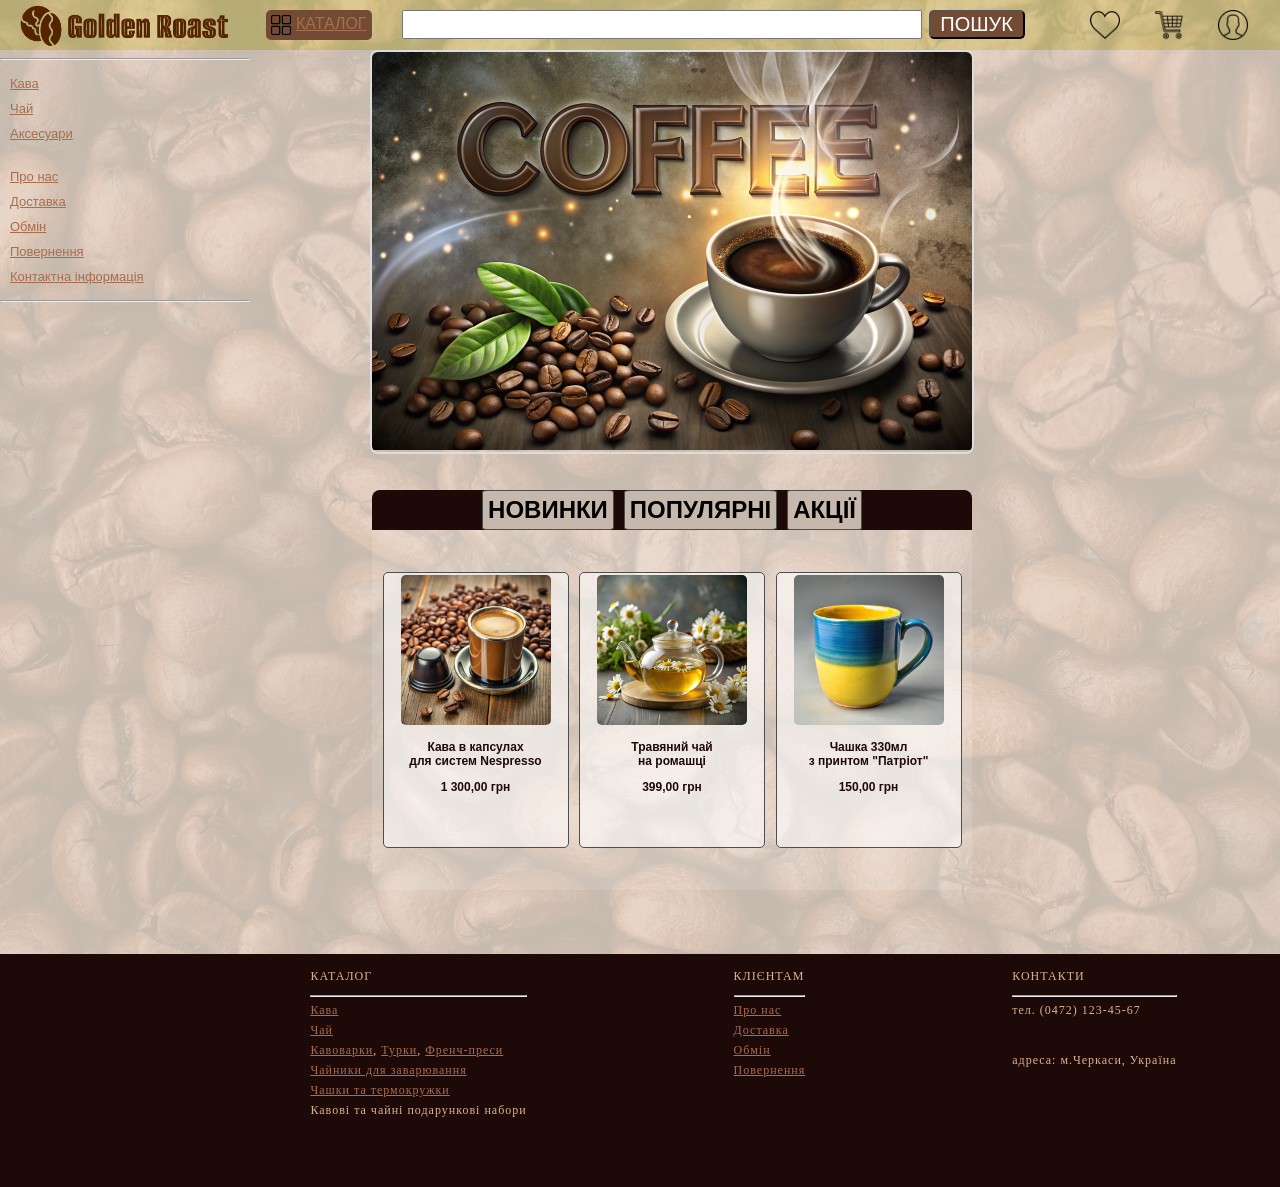
<file: index.html>
<!DOCTYPE html>
<html lang="uk">

<head>
    <title>Інтернет магазин кави - Golden Roast: кава, чай та Аксесуари</title>
    <meta charset="UTF-8">    
    <meta name="viewport" content="width=device-width, initial-scale=1.0">
    <link rel="stylesheet" href="main_style.css">
</head>

<body>
    <header>
        
        <div class="header_logo">
            <div>
                <img src="pic/logo1.png" alt="logo" height="50" width="50">
            </div>
            <div class="name">
                <img src="pic/logo.png" alt="logo" height="50" width="170">
            </div>
        </div>

        <div class="header_catalog">
            <div>
              <a href="catalog.html">
              <img src="pic/category.png" alt="logo" height="20" width="20">
              </a>
           </div>
            <div class="name"> <a href="catalog.html">КАТАЛОГ</a></div>            
        </div>

        <div class="header_search">
            <form>
                <input type="text"/>
                <input type="submit" value="ПОШУК"/>
            </form>
        </div>

        <div class="header_buttons">

            <div class="icon">
                <img src="pic/like.png" alt="бажане" height="30" width="30">
            </div>
            <div class="icon">
                <img src="pic/shopping-cart.png" alt="кошик" height="30" width="30">
            </div>
            <div class="icon">
              <a href="registration.html">
                <img src="pic/user.png" alt="кабінет" height="30" width="30">
              </a>
            </div>

        </div>    
    </header>

    <main>

        <div class = "side_bar">
            
            <hr>
            <ul class="sidenav">
                <li><a href="coffee.html">Кава</a></li>
                <li><a href="tea.html">Чай</a></li>
                <li><a href="accesories.html">Аксесуари</a></li>
                <br>
                <li><a href="about.html">Про нас</a></li>       
                <li><a href="about.html#delivery">Доставка</a></li>
                <li><a href="about.html#return">Обмін</a></li>
                <li><a href="about.html#return">Повернення</a></li>
                <li><a href="about.html#contacts">Контактна інформація</a></li>
            </ul>
            <hr>          

        </div>

        <div class = "main">

            <div class="slider_adv">
                <div class="slides_adv">
                  <div class="slide_adv">
                    <a href="coffee.html">
                      <img class="adv_pic" src="pic/coffe_adv.jpg" alt="кава" height="auto" width="600">
                    </a>
                  </div>
                  <div class="slide_adv">
                    <a href="tea.html">
                      <img src="pic/tea_adv.jpg" alt="чай" height="auto" width="600">
                    </a>
                  </div>
                  <div class="slide_adv">
                    <a href="accesories.html">
                      <img src="pic/acs_adv.jpg" alt="Аксесуари" height="auto" width="600">
                    </a>
                  </div>
                </div>
              </div> 

              <br><br>

              <div class="slider">
                <input type="radio" value="slide" name="slide" id="slide1" checked>
                <input type="radio" name="slide" id="slide2">
                <input type="radio" name="slide" id="slide3">
              
                <div class="slides">
                  <div class="slide">
                    <div class="menu_item">

                      <div class="product-card">
                        <img src="pic/prod_coffee_caps.jpg" alt="Кава в капсулах Nespresso">
                        <p>Кава в капсулах <br>для систем Nespresso</p>
                        <p class="price">1 300,00 грн</p>                        
                      </div>

                    </div>

                    <div class="menu_item">
                      <div class="product-card">
                        <img src="pic/catalog_romtea.jpg" alt="Травяний чай">
                        <p>Травяний чай<br> на ромашці</p>
                        <p class="price">399,00 грн</p>                        
                      </div>
                    </div>
                    
                    <div class="menu_item">
                      <div class="product-card">
                        <img src="pic/catalog_acc_cup2.jpg" alt="Чашка">
                        <p>Чашка 330мл<br> з принтом "Патріот"</p>
                        <p class="price">150,00 грн</p>
                        
                      </div>
                    </div>                    
                  </div>

                  <div class="slide">
                    <div class="menu_item">
                      <div class="product-card">
                        <img src="pic/prod_coffee_beens.jpg" alt="Кава Арабіка">
                        <p>Кава в зернах: <br>Арабіка 100% - 1кг</p>
                        <p class="price">1 300,00 грн</p>                        
                      </div>
                    </div>

                    <div class="menu_item">
                      <div class="product-card">
                        <img src="pic/catalog_blacktea.jpg" alt="Чорний чай">
                        <p>Чорний чай</p>
                        <p class="price">300,00 грн</p>                        
                      </div>
                    </div>

                    <div class="menu_item">
                      <div class="product-card">
                        <img src="pic/catalog_acc_cup3.jpg" alt="Чашка">
                        <p>Чашка 330мл<br> з принтом "Природа"</p>
                        <p class="price">150,00 грн</p>                        
                      </div>
                    </div>

                  </div>
                  <div class="slide">
                    <div class="menu_item">
                      <h2>ЗНИЖКА 25% НОВИМ КЛІЄНТАМ</h2>
                    </div>
                    <div class="menu_item">
                      <h2>Безкоштовна доставка при замовленні від 1000 грн</h2>
                    </div>
                    <div class="menu_item">
                      <h2>Знижки на продукцію та безкоштовна доставка до дня народження</h2>
                    </div>
                  </div>
                </div>
              
                <div class="navigation">
                  <label for="slide1">НОВИНКИ</label>
                  <label for="slide2">ПОПУЛЯРНІ</label>
                  <label for="slide3">АКЦІЇ</label>
                </div>
              </div>

        </div>

    </main>

    <footer class="footer">
      <div class="footer_logo">
        
      </div>
      <div class="footer_catalog">
        <br>
            <li>КАТАЛОГ</li>
            <hr>
            <li><a href="coffee.html">Кава</a></li>
            <li><a href="tea.html">Чай</a></li>
            <li><a href="accesories.html#A1">Кавоварки</a>, <a href="accesories.html#A2">Турки</a>, <a href="accesories.html#A3">Френч-преси</a></li>
            <li><a href="accesories.html#A4">Чайники для заварювання</a></li>
            <li><a href="accesories.html#A5">Чашки та термокружки</a></li>
            <li>Кавові та чайні подарункові набори</li>
      </div>
      <div class="footer_info">
        <br>
            <li>КЛІЄНТАМ</li>
            <hr>
            <li><a href="about.html">Про нас</a></li>            
            <li><a href="about.html#delivery">Доставка</a></li>
            <li><a href="about.html#return">Обмін</a></li>
            <li><a href="about.html#return">Повернення</a></li>            
      </div>
      <div class="footer_kont">
        <br>
            <li>КОНТАКТИ</li>
            <hr>
            <li>тел. (0472) 123-45-67</li>
            <br><br>
            <li>адреса: м.Черкаси, Україна</li>
      </div>             

    </footer>

</body>
</html>
</file>
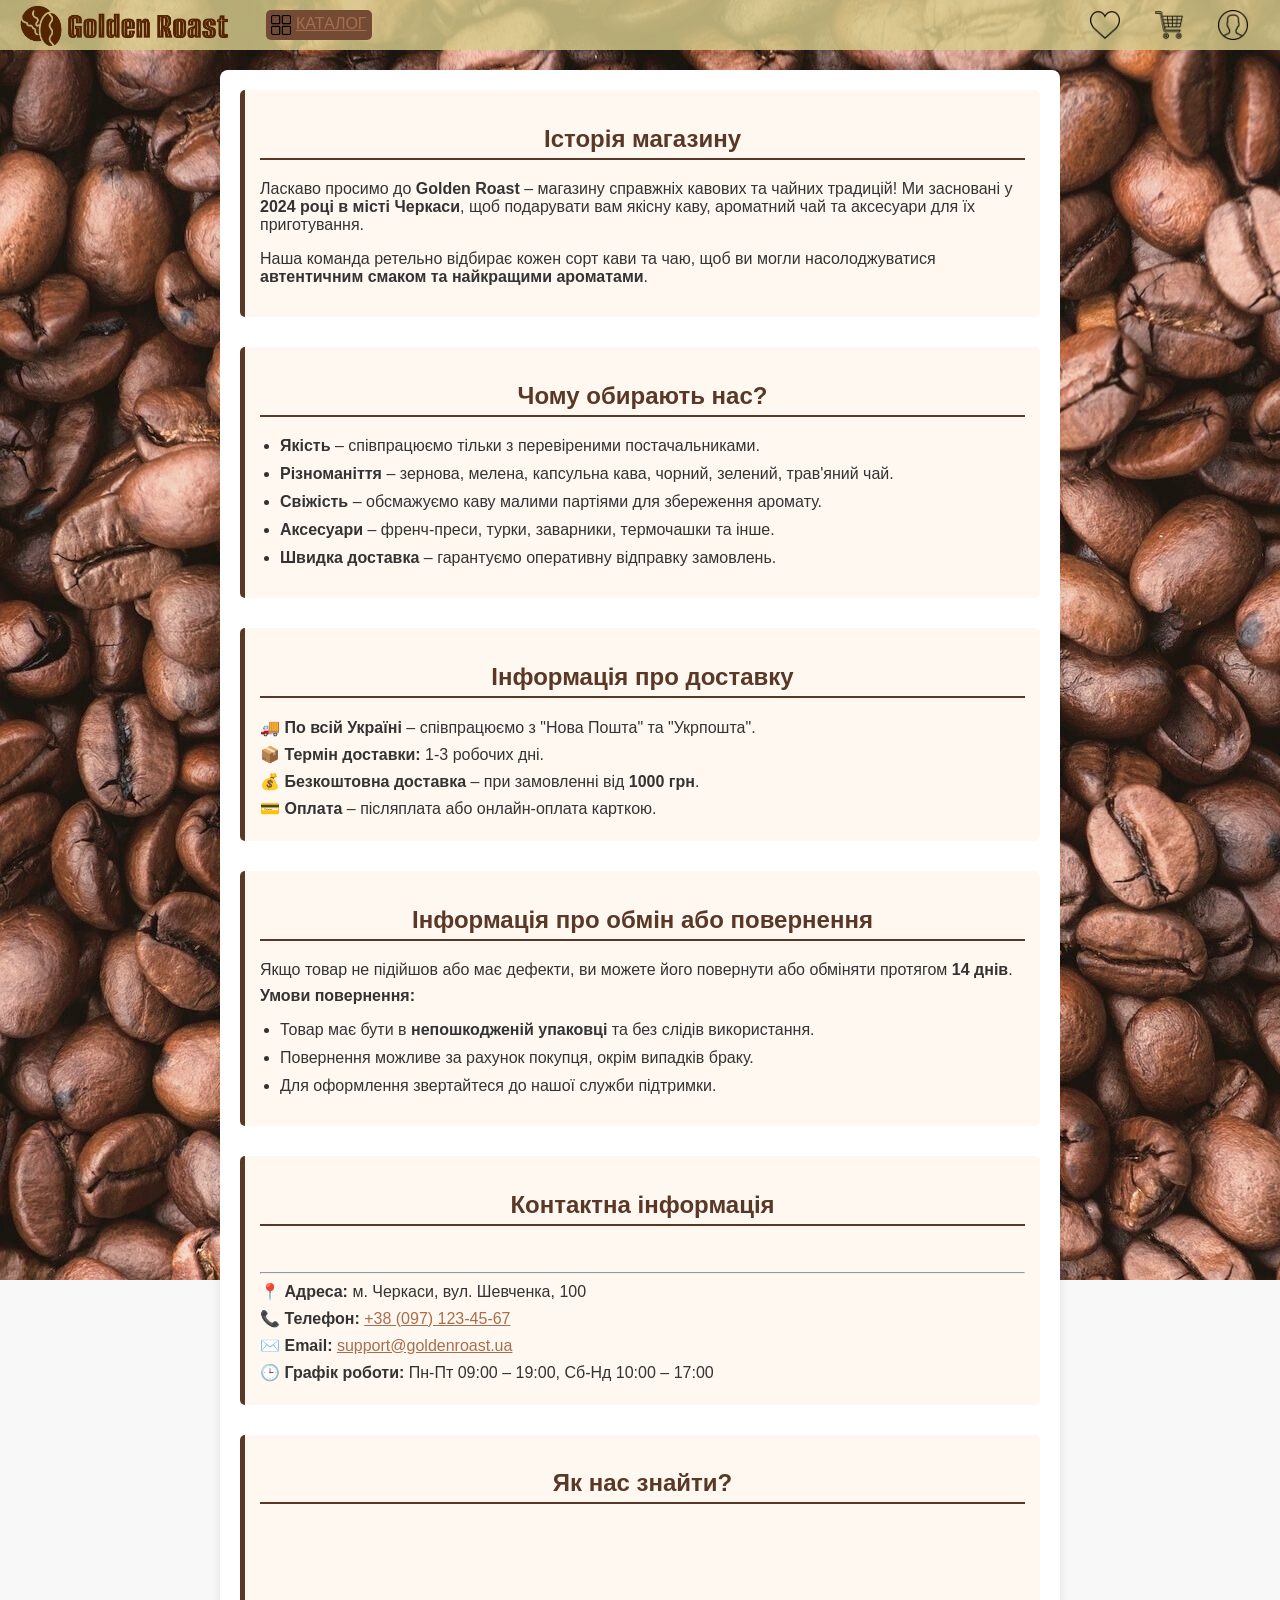
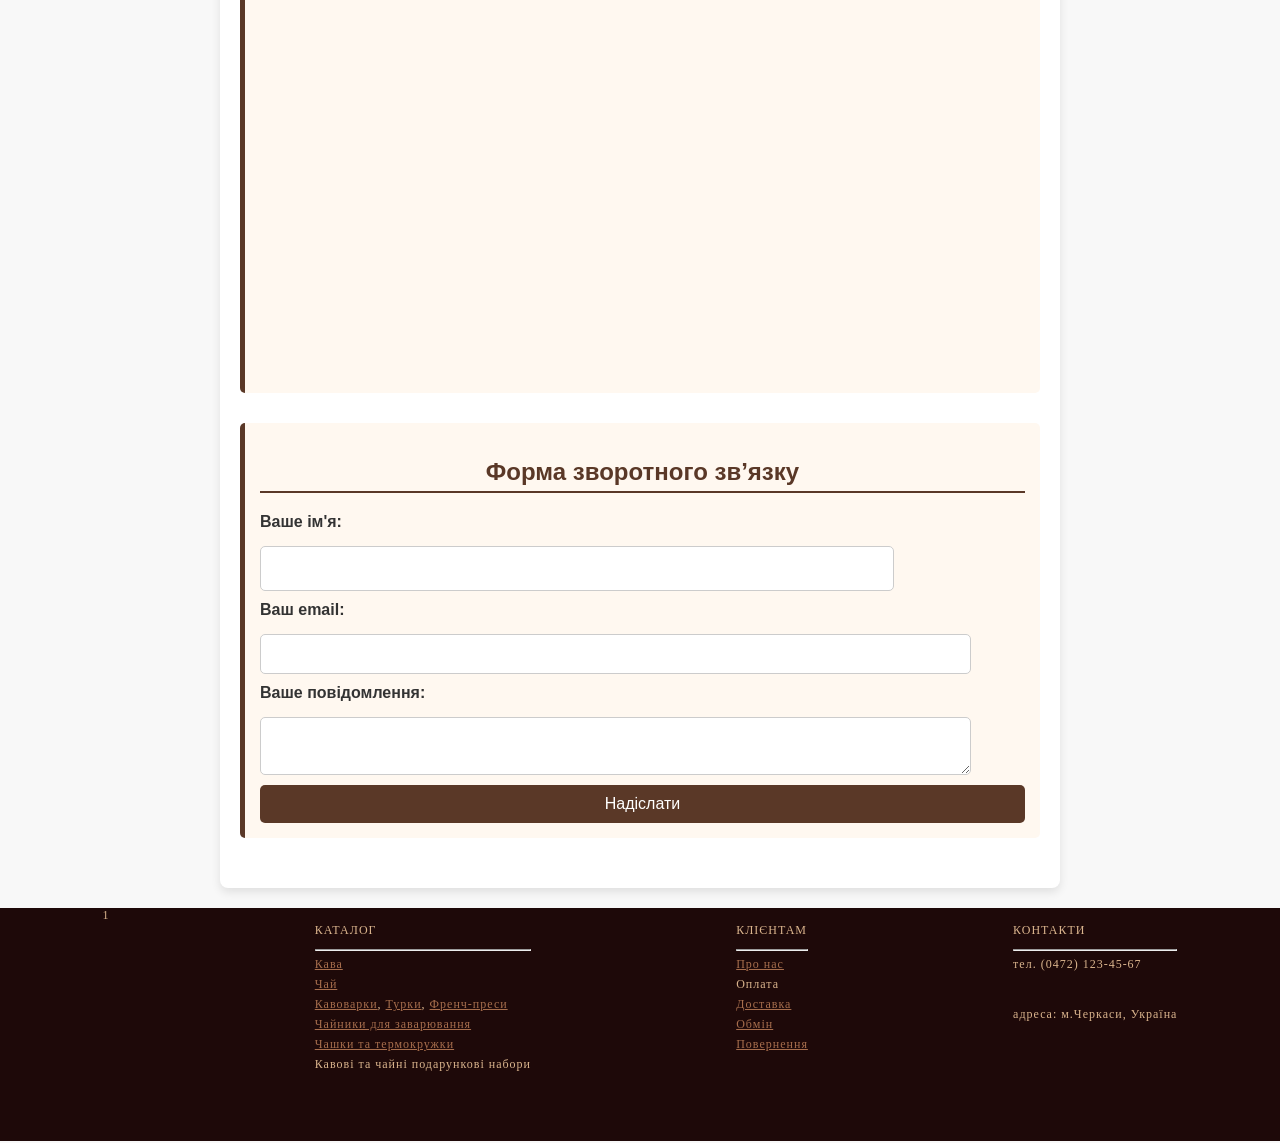
<file: about.html>
<!DOCTYPE html>
<html lang="uk">

<head>
    <title>Інтернет магазин кави - Golden Roast | Про нас</title>
    <meta charset="UTF-8">    
    <meta name="viewport" content="width=device-width, initial-scale=1.0">
    <link rel="stylesheet" href="main_style.css">
    <link rel="stylesheet" href="about_style.css">
</head>

<body>
    <header>
        
        <div class="header_logo">          
            <div>
              <a href="index.html">
                <img src="pic/logo1.png" alt="logo" height="50" width="50">
              </a>
            </div>
            <div class="name">
              <a href="index.html">
                <img src="pic/logo.png" alt="logo" height="50" width="170">
              </a>
            </div>          
        </div>

        <div class="header_catalog">
            <div>
              <a href="catalog.html">
              <img src="pic/category.png" alt="logo" height="20" width="20">
              </a>
           </div>
            <div class="name"> <a href="catalog.html">КАТАЛОГ</a></div>            
        </div>

        <div class="header_search">
            
        </div>

        <div class="header_buttons">

            <div class="icon">
                <img src="pic/like.png" alt="бажане" height="30" width="30">
            </div>
            <div class="icon">
                <img src="pic/shopping-cart.png" alt="кошик" height="30" width="30">
            </div>
            <div class="icon">
                <a href="registration.html">
                  <img src="pic/user.png" alt="кабінет" height="30" width="30">
                </a>
            </div>

        </div>    
    </header>

    <main class="container">         
        <section class="history">
            <h2>Історія магазину</h2>
            
            <p>Ласкаво просимо до <strong>Golden Roast</strong> – магазину справжніх кавових та чайних традицій! Ми засновані у <strong>2024 році в місті Черкаси</strong>, щоб подарувати вам якісну каву, ароматний чай та аксесуари для їх приготування.</p>
            <p>Наша команда ретельно відбирає кожен сорт кави та чаю, щоб ви могли насолоджуватися <strong>автентичним смаком та найкращими ароматами</strong>.</p>
        </section>

        
        <section class="advantages">
            <h2>Чому обирають нас?</h2>
            
            <ul>
                <li><strong>Якість</strong> – співпрацюємо тільки з перевіреними постачальниками.</li>
                <li><strong>Різноманіття</strong> – зернова, мелена, капсульна кава, чорний, зелений, трав'яний чай.</li>
                <li><strong>Свіжість</strong> – обсмажуємо каву малими партіями для збереження аромату.</li>
                <li><strong>Аксесуари</strong> – френч-преси, турки, заварники, термочашки та інше.</li>
                <li><strong>Швидка доставка</strong> – гарантуємо оперативну відправку замовлень.</li>
            </ul>
        </section>

        
        <section class="delivery" id="delivery">
            <h2>Інформація про доставку</h2>
            
            <p>🚚 <strong>По всій Україні</strong> – співпрацюємо з "Нова Пошта" та "Укрпошта".</p>
            <p>📦 <strong>Термін доставки:</strong> 1-3 робочих дні.</p>
            <p>💰 <strong>Безкоштовна доставка</strong> – при замовленні від <strong>1000 грн</strong>.</p>
            <p>💳 <strong>Оплата</strong> – післяплата або онлайн-оплата карткою.</p>
        </section>

        
        <section class="return-policy" id="return">
            <h2>Інформація про обмін або повернення</h2>
            
            <p>Якщо товар не підійшов або має дефекти, ви можете його повернути або обміняти протягом <strong>14 днів</strong>.</p>
            <p><strong>Умови повернення:</strong></p>
            <ul>
                <li>Товар має бути в <strong>непошкодженій упаковці</strong> та без слідів використання.</li>
                <li>Повернення можливе за рахунок покупця, окрім випадків браку.</li>
                <li>Для оформлення звертайтеся до нашої служби підтримки.</li>
            </ul>
        </section>

        
        <section class="contacts" id="contacts">
            <h2>Контактна інформація</h2>
            <br><hr>
            <p>📍 <strong>Адреса:</strong> м. Черкаси, вул. Шевченка, 100</p>
            <p>📞 <strong>Телефон:</strong> <a href="tel:+380971234567">+38 (097) 123-45-67</a></p>
            <p>✉️ <strong>Email:</strong> <a href="mailto:support@goldenroast.ua">support@goldenroast.ua</a></p>
            <p>🕒 <strong>Графік роботи:</strong> Пн-Пт 09:00 – 19:00, Сб-Нд 10:00 – 17:00</p>
        </section>

        <!-- Карта з розташуванням -->
        <section class="map">
            <h2>Як нас знайти?</h2>
            <iframe src="https://www.google.com/maps/embed?pb=!1m14!1m12!1m3!1d761.2027340097261!2d32.07135225007042!3d49.43762496767457!2m3!1f0!2f0!3f0!3m2!1i1024!2i768!4f13.1!5e1!3m2!1suk!2sua!4v1739381146728!5m2!1suk!2sua" width="600" height="450" style="border:0;" allowfullscreen="" loading="lazy"></iframe>
            
        </section>

        <!-- Форма зворотного зв’язку -->
        <section class="contact-form">
            <h2>Форма зворотного зв’язку</h2>
            <form action="submit_form.php" method="post">
                <label for="name">Ваше ім'я:</label>
                <input type="text" id="name" name="name" required>

                <label for="email">Ваш email:</label>
                <input type="email" id="email" name="email" required>

                <label for="message">Ваше повідомлення:</label>
                <textarea id="message" name="message" required></textarea>

                <button type="submit">Надіслати</button>
            </form>
        </section>


        

    </main>

    <footer class="footer">
      <div class="footer_logo">1</div>
      <div class="footer_catalog">
        <br>
            <li>КАТАЛОГ</li>
            <hr>
            <li><a href="coffee.html">Кава</a></li>
            <li><a href="tea.html">Чай</a></li>
            <li><a href="accesories.html#A1">Кавоварки</a>, <a href="accesories.html#A2">Турки</a>, <a href="accesories.html#A3">Френч-преси</a></li>
            <li><a href="accesories.html#A4">Чайники для заварювання</a></li>
            <li><a href="accesories.html#A5">Чашки та термокружки</a></li>
            <li>Кавові та чайні подарункові набори</li>
      </div>
      <div class="footer_info">
        <br>
            <li>КЛІЄНТАМ</li>
            <hr>
            <li><a href="about.html">Про нас</a></li>
            <li>Оплата</li>
            <li><a href="about.html#delivery">Доставка</a></li>
            <li><a href="about.html#return">Обмін</a></li>
            <li><a href="about.html#return">Повернення</a></li>  
      </div>
      <div class="footer_kont">
        <br>
            <li>КОНТАКТИ</li>
            <hr>
            <li>тел. (0472) 123-45-67</li>
            <br><br>
            <li>адреса: м.Черкаси, Україна</li>
      </div>             

    </footer>

</body>
</html>
</file>
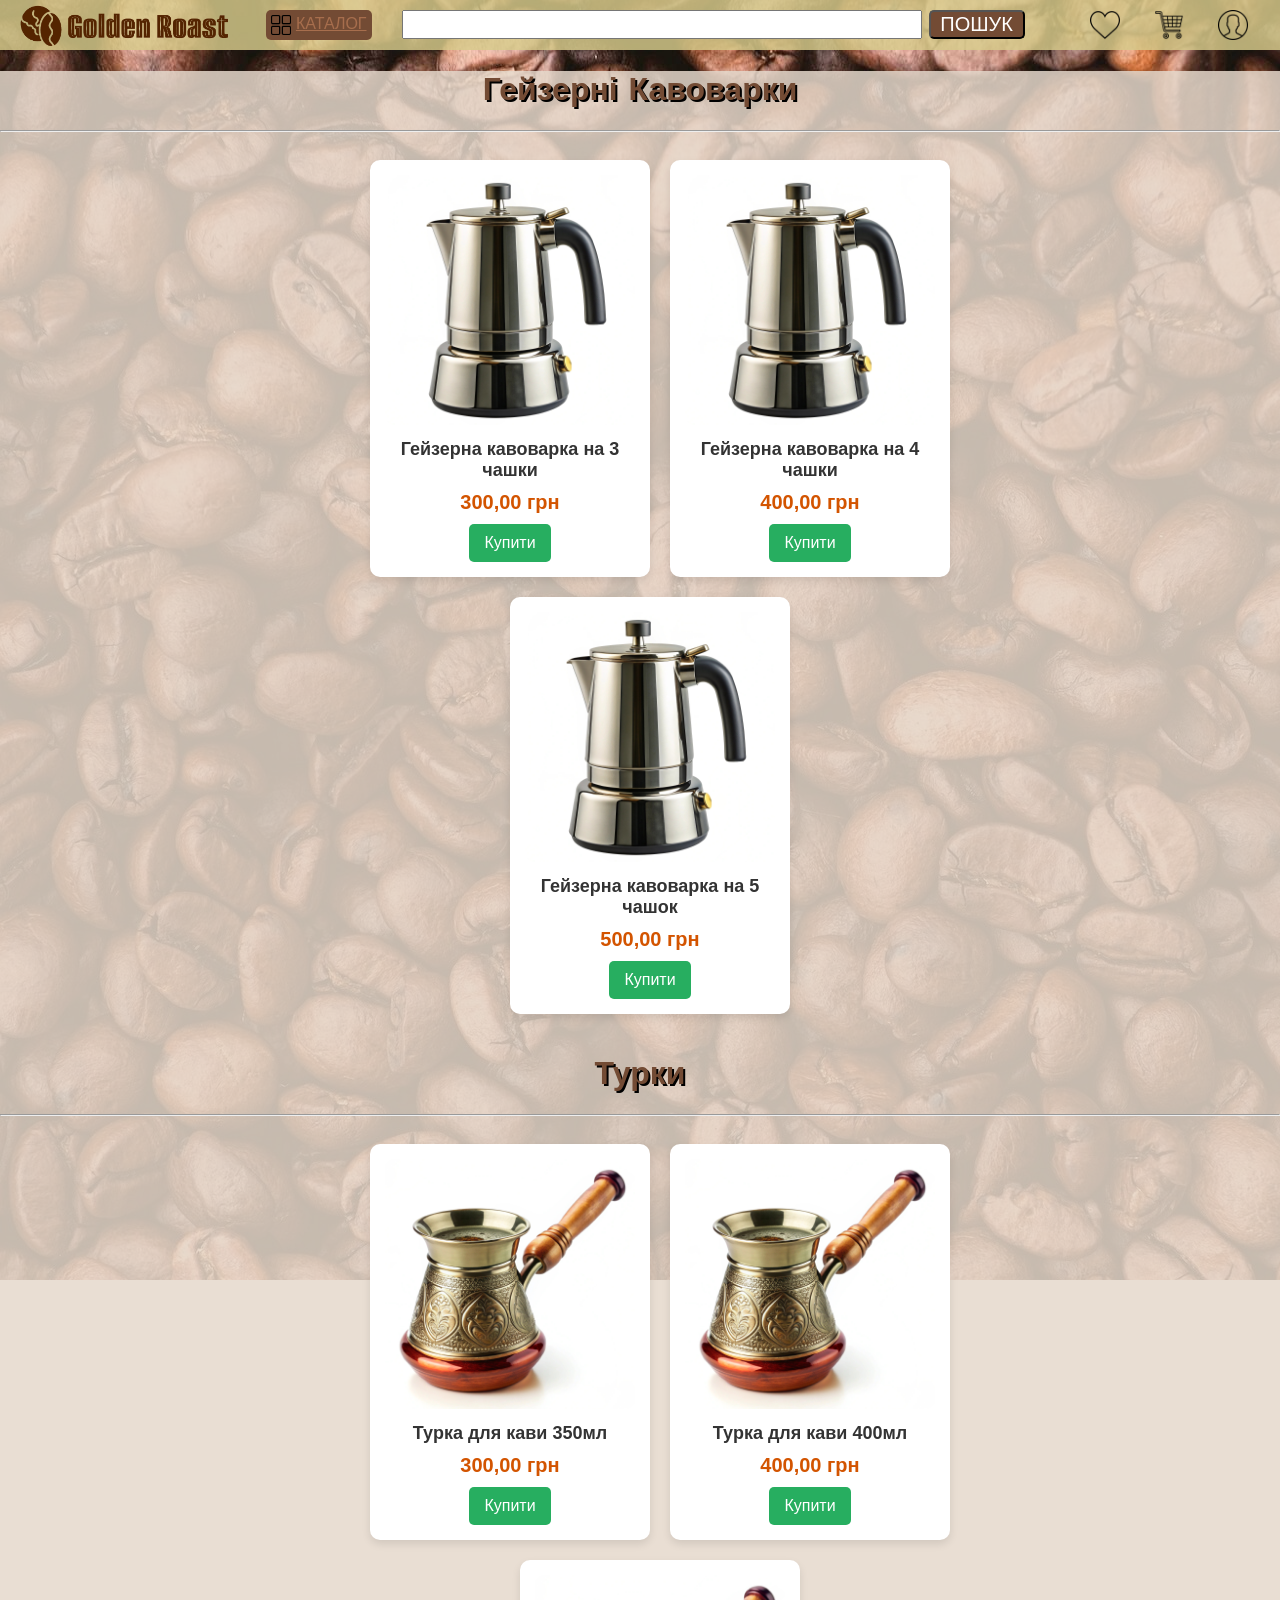
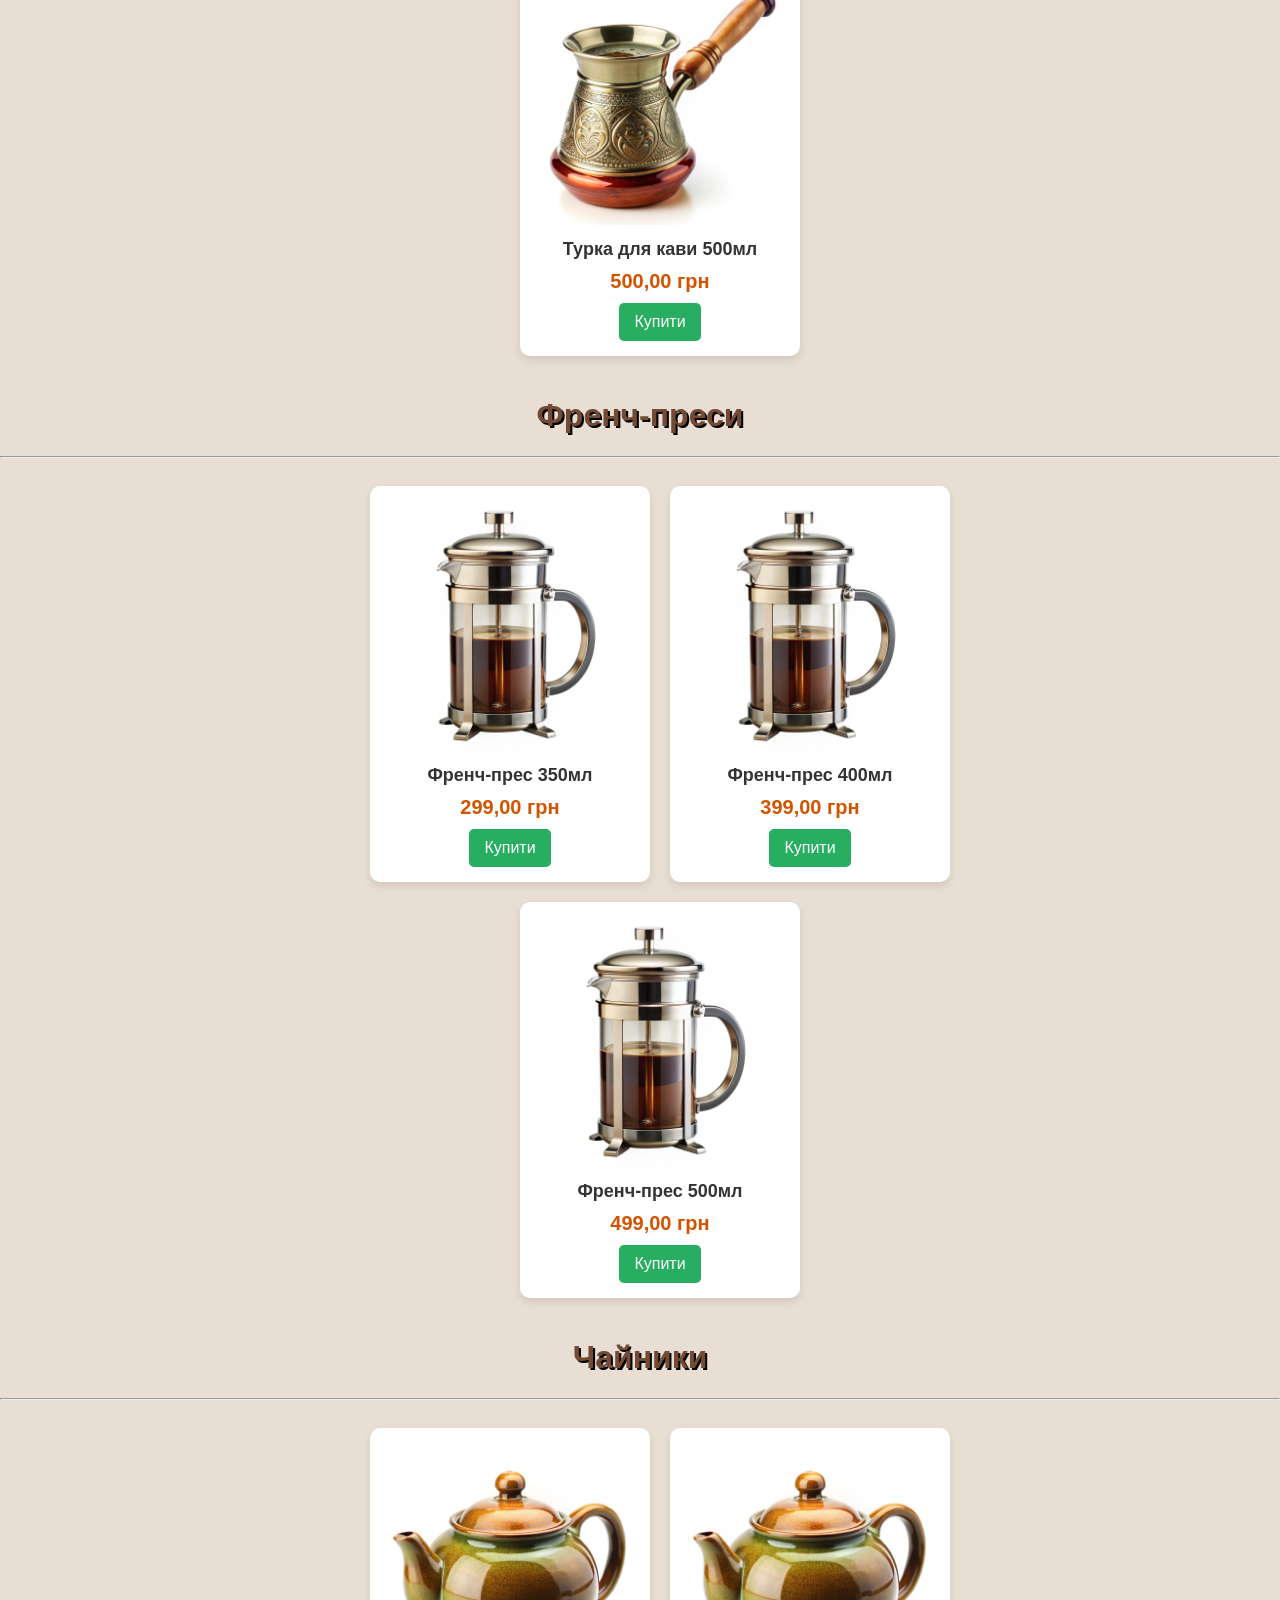
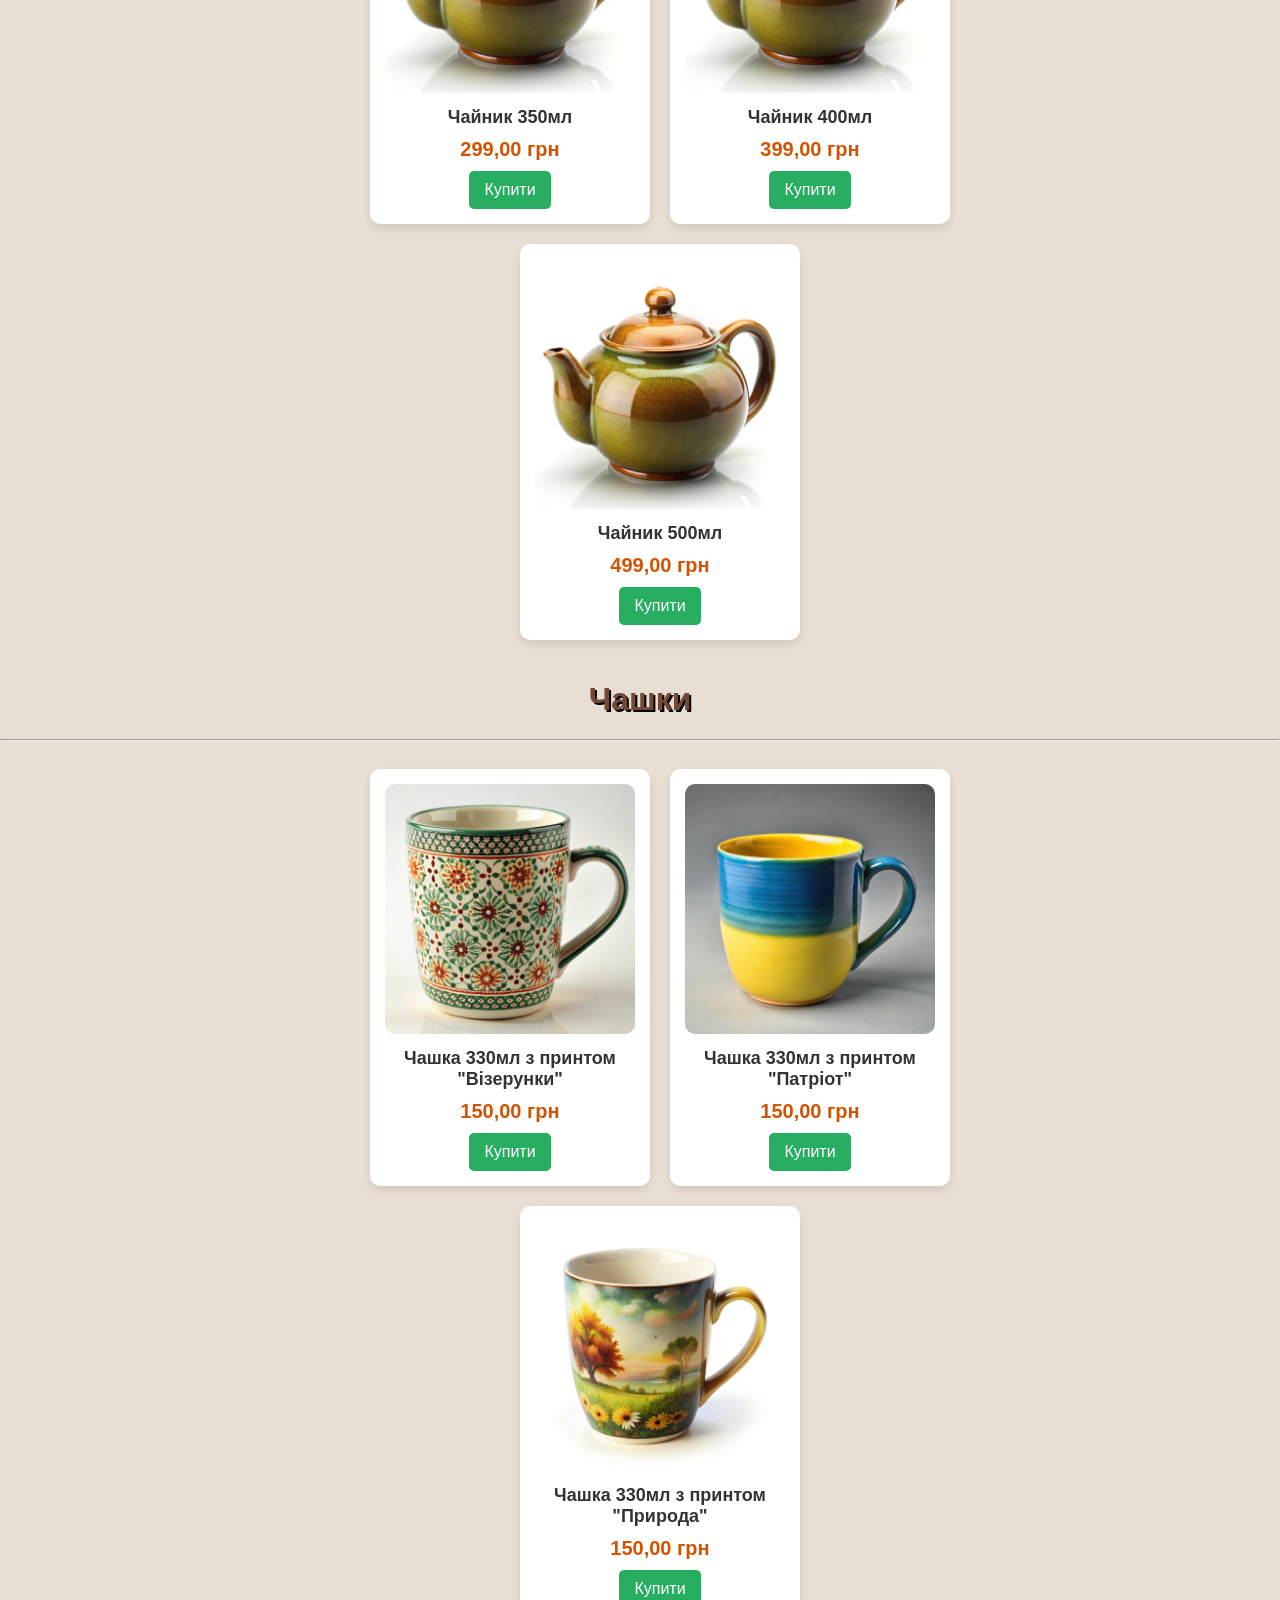
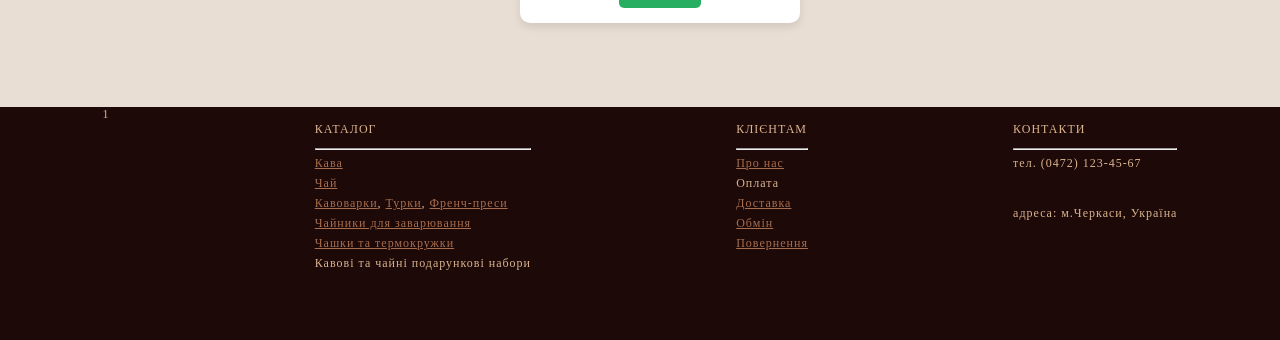
<file: accesories.html>
<!DOCTYPE html>
<html lang="uk">

<head>
    <title>Інтернет магазин кави - Golden Roast: каталог - Аксесуари</title>
    <meta charset="UTF-8">    
    <meta name="viewport" content="width=device-width, initial-scale=1.0">
    <link rel="stylesheet" href="main_style.css">
    <link rel="stylesheet" href="catalog_category_style.css">    
</head>

<body>
    <header>
        
        <div class="header_logo">          
            <div>
              <a href="index.html">
                <img src="pic/logo1.png" alt="logo" height="50" width="50">
              </a>
            </div>
            <div class="name">
              <a href="index.html">
                <img src="pic/logo.png" alt="logo" height="50" width="170">
              </a>
            </div>
          
        </div>

        <div class="header_catalog">
            <div>
              <a href="catalog.html">
              <img src="pic/category.png" alt="logo" height="20" width="20">
              </a>
           </div>
            <div class="name"> <a href="catalog.html">КАТАЛОГ</a></div>            
        </div>

        <div class="header_search">
            <form>
                <input type="text"/>
                <input type="submit" value="ПОШУК"/>
            </form>
        </div>

        <div class="header_buttons">

            <div class="icon">
                <img src="pic/like.png" alt="бажане" height="30" width="30">
            </div>
            <div class="icon">
                <img src="pic/shopping-cart.png" alt="кошик" height="30" width="30">
            </div>
            <div class="icon">
                <a href="registration.html">
                  <img src="pic/user.png" alt="кабінет" height="30" width="30">
                </a>
            </div>

        </div>    
    </header>

    <main>
        <h1 id="A1">Гейзерні Кавоварки</h1>
        <hr>
        <div class="product-container">
            <div class="product-card">
                <img src="pic/catalog_acc_geyser.jpg" alt="Гейзерна кавоварка">
                <h3>Гейзерна кавоварка на 3 чашки</h3>
                <p class="price">300,00 грн</p>
                <button>Купити</button>
            </div>

            <div class="product-card">
                <img src="pic/catalog_acc_geyser.jpg" alt="Гейзерна кавоварка">
                <h3>Гейзерна кавоварка на 4 чашки</h3>
                <p class="price">400,00 грн</p>
                <button>Купити</button>
            </div>

            <div class="product-card">
                <img src="pic/catalog_acc_geyser.jpg" alt="Гейзерна кавоварка">
                <h3>Гейзерна кавоварка на 5 чашок</h3>
                <p class="price">500,00 грн</p>
                <button>Купити</button>
            </div>
            <br>            

        </div>

        <h1 id="A2">Турки</h1>
        <hr>

        <div class="product-container">

            <div class="product-card">
                <img src="pic/catalog_acc_turk.jpg" alt="Турка для кави">
                <h3>Турка для кави 350мл</h3>
                <p class="price">300,00 грн</p>
                <button>Купити</button>
            </div>

            <div class="product-card">
                <img src="pic/catalog_acc_turk.jpg" alt="Турка для кави">
                <h3>Турка для кави 400мл</h3>
                <p class="price">400,00 грн</p>
                <button>Купити</button>
            </div>

            <div class="product-card">
                <img src="pic/catalog_acc_turk.jpg" alt="Турка для кавиа">
                <h3>Турка для кави 500мл</h3>
                <p class="price">500,00 грн</p>
                <button>Купити</button>
            </div>
        </div>

        <h1 id="A3">Френч-преси</h1>
        <hr>

        <div class="product-container">

            <div class="product-card">
                <img src="pic/catalog_acc_french.jpg" alt="Френч-прес">
                <h3>Френч-прес 350мл</h3>
                <p class="price">299,00 грн</p>
                <button>Купити</button>
            </div>

            <div class="product-card">
                <img src="pic/catalog_acc_french.jpg" alt="Френч-прес">
                <h3>Френч-прес 400мл</h3>
                <p class="price">399,00 грн</p>
                <button>Купити</button>
            </div>

            <div class="product-card">
                <img src="pic/catalog_acc_french.jpg" alt="Френч-прес">
                <h3>Френч-прес 500мл</h3>
                <p class="price">499,00 грн</p>
                <button>Купити</button>
            </div>
        </div>


        <h1 id="A4">Чайники</h1>
        <hr>

        <div class="product-container">

            <div class="product-card">
                <img src="pic/catalog_acc_tea.jpg" alt="Чайник">
                <h3>Чайник 350мл</h3>
                <p class="price">299,00 грн</p>
                <button>Купити</button>
            </div>

            <div class="product-card">
                <img src="pic/catalog_acc_tea.jpg" alt="Чайник">
                <h3>Чайник 400мл</h3>
                <p class="price">399,00 грн</p>
                <button>Купити</button>
            </div>

            <div class="product-card">
                <img src="pic/catalog_acc_tea.jpg" alt="Чайник">
                <h3>Чайник 500мл</h3>
                <p class="price">499,00 грн</p>
                <button>Купити</button>
            </div>
        </div>

        <h1 id="A5">Чашки</h1>
        <hr>

        <div class="product-container">

            <div class="product-card">
                <img src="pic/catalog_acc_cup1.jpg" alt="Чашка">
                <h3>Чашка 330мл з принтом "Візерунки"</h3>
                <p class="price">150,00 грн</p>
                <button>Купити</button>
            </div>

            <div class="product-card">
                <img src="pic/catalog_acc_cup2.jpg" alt="Чашка">
                <h3>Чашка 330мл з принтом "Патріот"</h3>
                <p class="price">150,00 грн</p>
                <button>Купити</button>
            </div>

            <div class="product-card">
                <img src="pic/catalog_acc_cup3.jpg" alt="Чашка">
                <h3>Чашка 330мл з принтом "Природа"</h3>
                <p class="price">150,00 грн</p>
                <button>Купити</button>
            </div>
        </div>

    </main>

    <footer class="footer">
      <div class="footer_logo">1</div>
      <div class="footer_catalog">
        <br>
            <li>КАТАЛОГ</li>
            <hr>
            <li><a href="coffee.html">Кава</a></li>
            <li><a href="tea.html">Чай</a></li>
            <li><a href="accesories.html#A1">Кавоварки</a>, <a href="accesories.html#A2">Турки</a>, <a href="accesories.html#A3">Френч-преси</a></li>
            <li><a href="accesories.html#A4">Чайники для заварювання</a></li>
            <li><a href="accesories.html#A5">Чашки та термокружки</a></li>
            <li>Кавові та чайні подарункові набори</li>
      </div>
      <div class="footer_info">
        <br>
            <li>КЛІЄНТАМ</li>
            <hr>
            <li><a href="about.html">Про нас</a></li>
            <li>Оплата</li>
            <li><a href="about.html#delivery">Доставка</a></li>
            <li><a href="about.html#return">Обмін</a></li>
            <li><a href="about.html#return">Повернення</a></li>  
      </div>
      <div class="footer_kont">
        <br>
            <li>КОНТАКТИ</li>
            <hr>
            <li>тел. (0472) 123-45-67</li>
            <br><br>
            <li>адреса: м.Черкаси, Україна</li>
      </div>
             

    </footer>



</body>
</html>
</file>
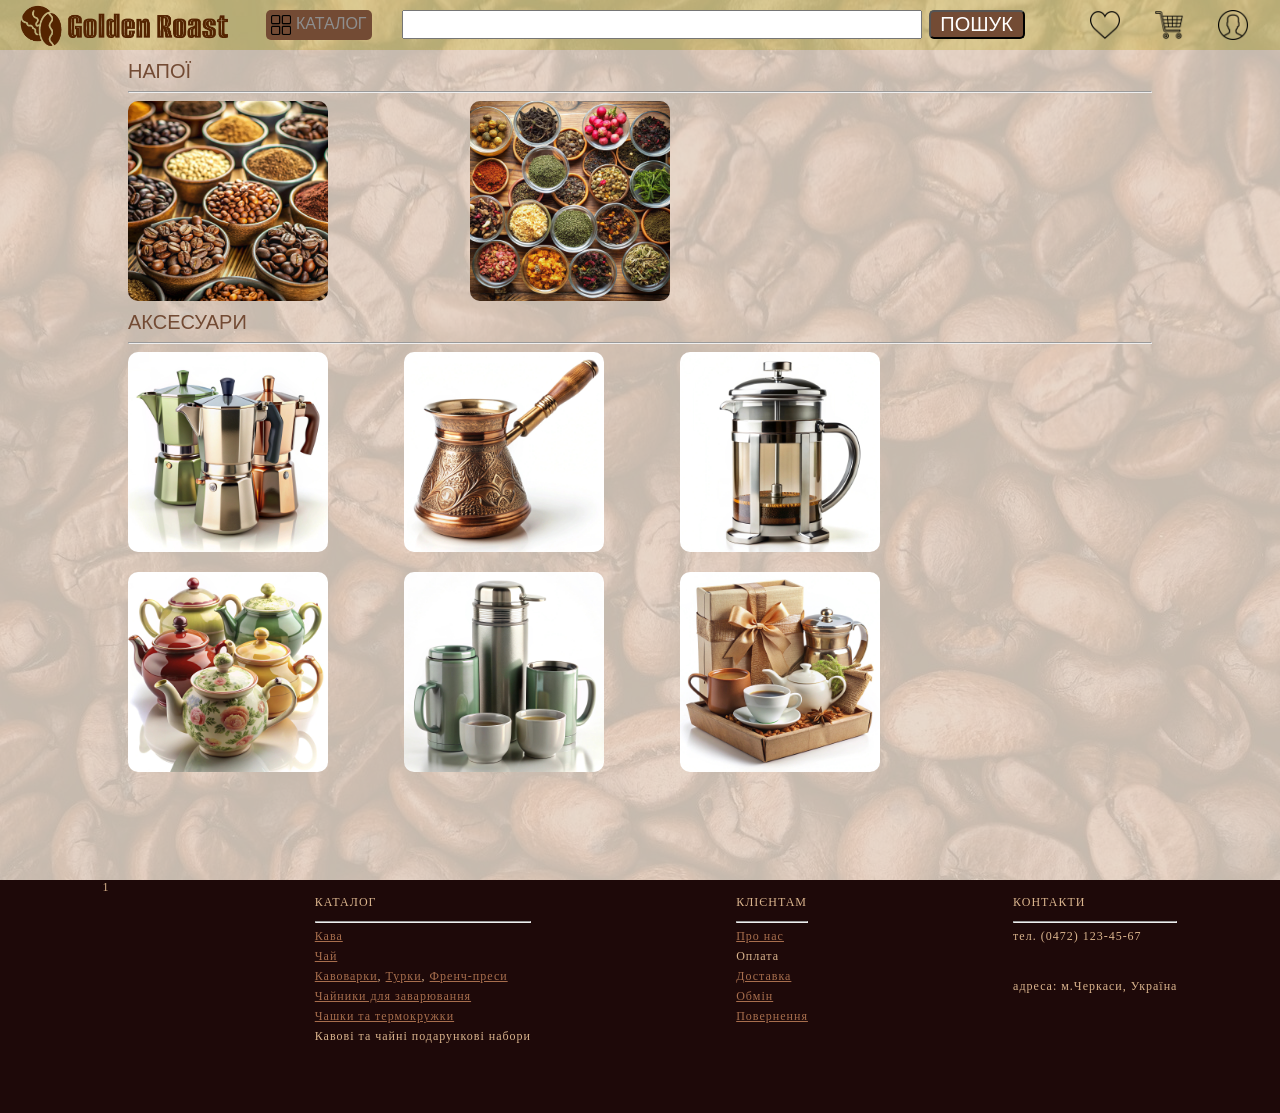
<file: catalog.html>
<!DOCTYPE html>
<html lang="uk">

<head>
    <title>Інтернет магазин кави - Golden Roast: каталог</title>
    <meta charset="UTF-8">    
    <meta name="viewport" content="width=device-width, initial-scale=1.0">
    <link rel="stylesheet" href="main_style.css">
    <link rel="stylesheet" href="catalog_style.css">
</head>

<body>
    <header>
        
        <div class="header_logo">          
            <div>
              <a href="index.html">
                <img src="pic/logo1.png" alt="logo" height="50" width="50">
              </a>
            </div>
            <div class="name">
              <a href="index.html">
                <img src="pic/logo.png" alt="logo" height="50" width="170">
              </a>
            </div>          
        </div>

        <div class="header_catalog">
            <div><img src="pic/category.png" alt="logo" height="20" width="20"> </div>
            <div class="name"> КАТАЛОГ</div>            
        </div>

        <div class="header_search">
            <form>
                <input type="text"/>
                <input type="submit" value="ПОШУК"/>
            </form>
        </div>

        <div class="header_buttons">

            <div class="icon">
                <img src="pic/like.png" alt="бажане" height="30" width="30">
            </div>
            <div class="icon">
                <img src="pic/shopping-cart.png" alt="кошик" height="30" width="30">
            </div>
            <div class="icon">
              <a href="registration.html">
                <img src="pic/user.png" alt="кабінет" height="30" width="30">
              </a>
            </div>

        </div>    
    </header>

    <main>
       
        <div class = "catalog_items">
            <div class="name_items">НАПОЇ</div>
            <hr>
            <div class="items">
                <div class="container">
                  <a href="coffee.html">
                    <img src="pic/catalog_coffee.jpg" class="image">
                    <div class="overlay">
                      <div class="text">КАВА</div>
                    </div>
                  </a>
                </div>
                
                <div class="container">
                  <a href="tea.html">
                    <img src="pic/catalog_tea.jpg" alt="Аватар" class="image">
                    <div class="overlay">
                      <div class="text">ЧАЙ</div>
                    </div>
                  </a>
                </div>
            </div>

            <div class="name_items">АКСЕСУАРИ</div>
            <hr>
            <div class="items">
                <div class="container">
                  <a href="accesories.html#A1">
                    <img src="pic/catalog_geyser.jpg" alt="КАВОВАРКИ" class="image">
                    <div class="overlay">
                      <div class="text">КАВОВАРКИ</div>
                    </div>
                  </a>
                </div>
                
                <div class="container">
                  <a href="accesories.html#A2">
                    <img src="pic/catalog_turkish-coffee-pot.jpg" alt="Турки" class="image">
                    <div class="overlay">
                      <div class="text">ТУРКИ</div>
                    </div>
                  </a>
                </div>

                <div class="container">
                  <a href="accesories.html#A3">
                    <img src="pic/catalog_press.jpg" alt="ФРЕНЧ-ПРЕС" class="image">
                    <div class="overlay">
                      <div class="text">ФРЕНЧ-ПРЕСИ</div>
                    </div>
                  </a>
                </div>

                <div class="container">
                  <a href="accesories.html#A4">
                    <img src="pic/catalog_kettle.jpg" alt="ЧАЙНИКИ" class="image">
                    <div class="overlay">
                      <div class="text">ЧАЙНИКИ</div>
                    </div>
                  </a>
                </div>

                <div class="container">
                  <a href="accesories.html#A5">
                    <img src="pic/catalog_cup.jpg" alt="ПОСУД" class="image">
                    <div class="overlay">
                      <div class="text">ПОСУД</div>
                    </div>
                  </a>
                </div>

                <div class="container">
                  <a href="#">
                    <img src="pic/catalog_gift.jpg" alt="НАБОРИ" class="image">
                    <div class="overlay">
                      <div class="text">ПОДАРУНКОВІ <br>НАБОРИ</div>
                    </div>
                  </a>
                </div>
            </div>   
            
        </div>

    </main>

    <footer class="footer">
      <div class="footer_logo">1</div>
      <div class="footer_catalog">
        <br>
            <li>КАТАЛОГ</li>
            <hr>
            <li><a href="coffee.html">Кава</a></li>
            <li><a href="tea.html">Чай</a></li>
            <li><a href="accesories.html#A1">Кавоварки</a>, <a href="accesories.html#A2">Турки</a>, <a href="accesories.html#A3">Френч-преси</a></li>
            <li><a href="accesories.html#A4">Чайники для заварювання</a></li>
            <li><a href="accesories.html#A5">Чашки та термокружки</a></li>
            <li>Кавові та чайні подарункові набори</li>
      </div>
      <div class="footer_info">
        <br>
            <li>КЛІЄНТАМ</li>
            <hr>
            <li><a href="about.html">Про нас</a></li>
            <li>Оплата</li>
            <li><a href="about.html#delivery">Доставка</a></li>
            <li><a href="about.html#return">Обмін</a></li>
            <li><a href="about.html#return">Повернення</a></li>  
      </div>
      <div class="footer_kont">
        <br>
            <li>КОНТАКТИ</li>
            <hr>
            <li>тел. (0472) 123-45-67</li>
            <br><br>
            <li>адреса: м.Черкаси, Україна</li>
      </div>
             

    </footer>



</body>
</html>
</file>
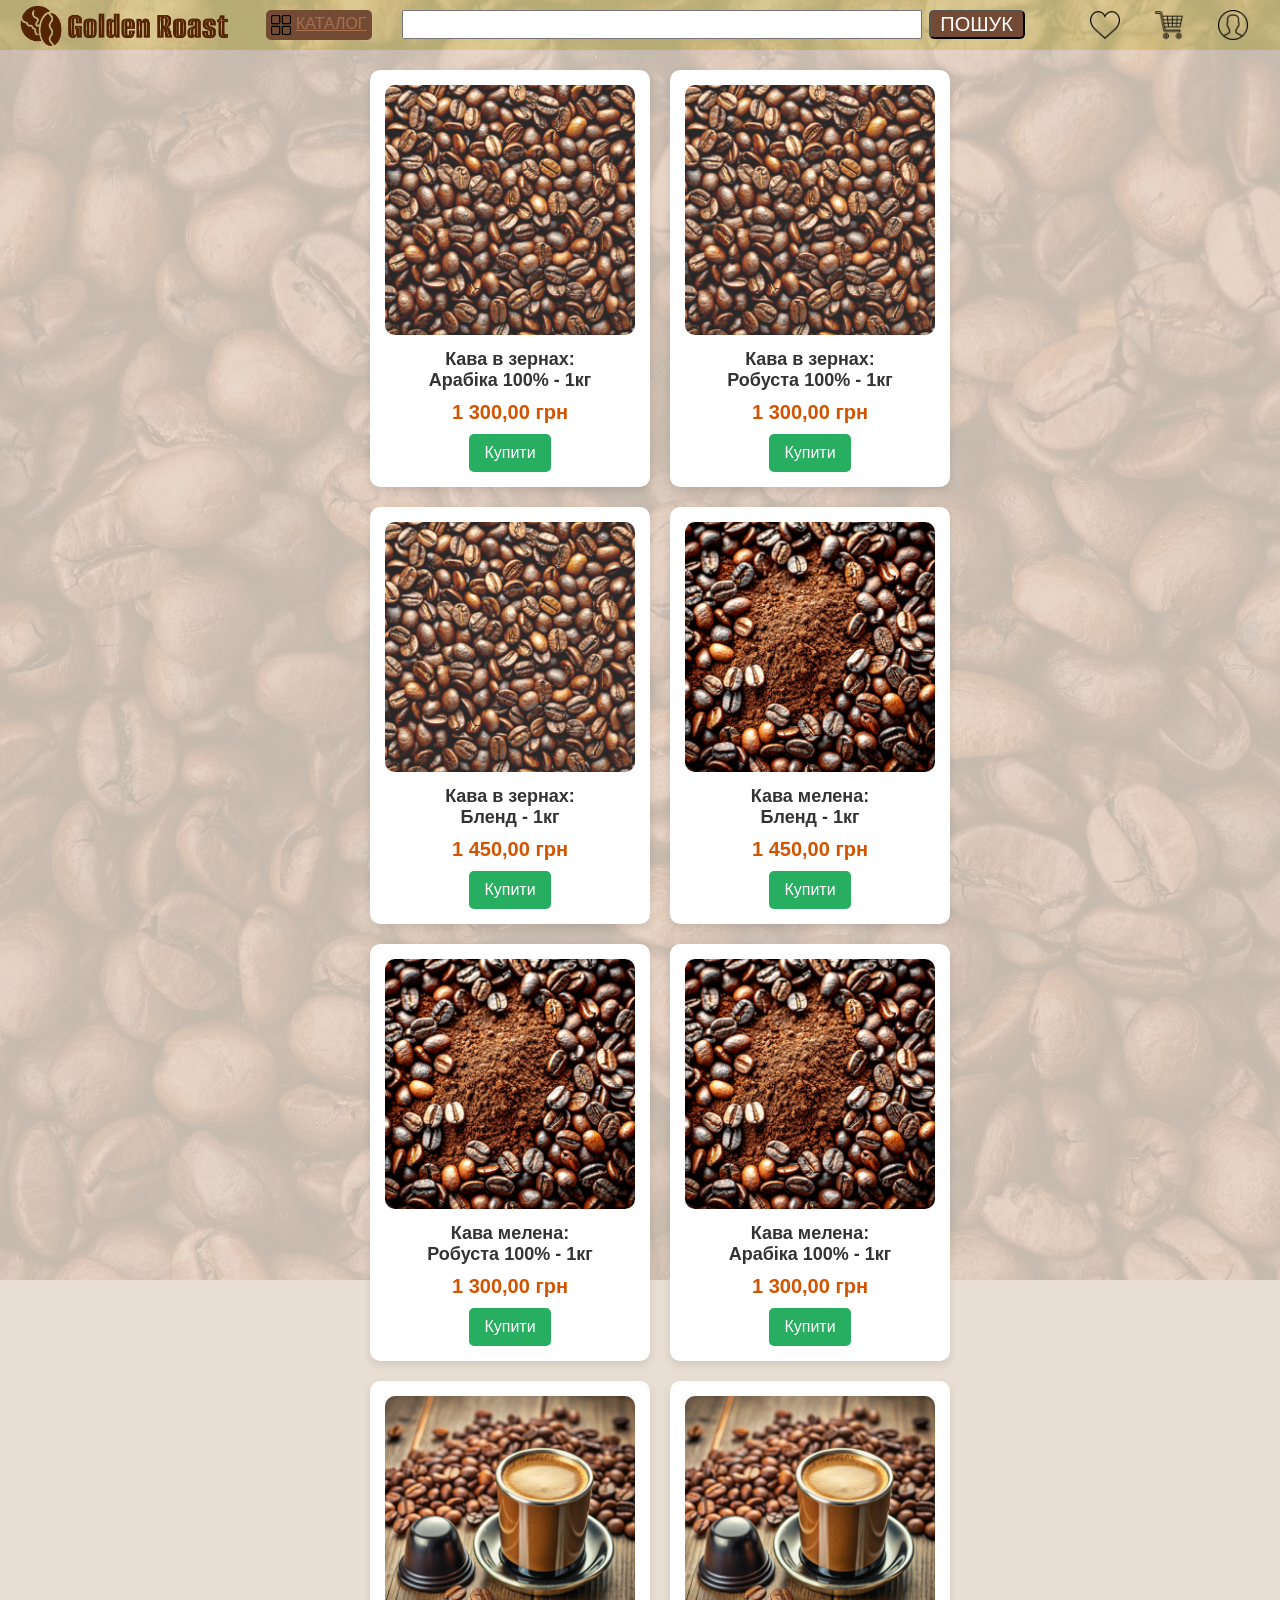
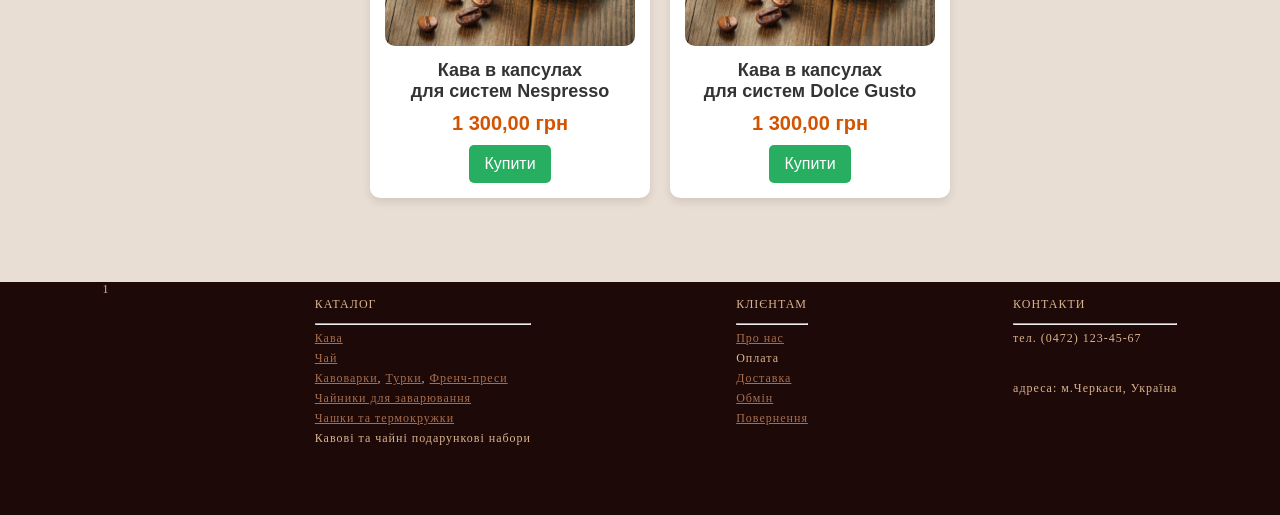
<file: coffee.html>
<!DOCTYPE html>
<html lang="uk">

<head>
    <title>Інтернет магазин кави - Golden Roast: каталог - кава</title>
    <meta charset="UTF-8">    
    <meta name="viewport" content="width=device-width, initial-scale=1.0">
    <link rel="stylesheet" href="main_style.css">
    <link rel="stylesheet" href="catalog_category_style.css">    
</head>

<body>
    <header>
        
        <div class="header_logo">          
            <div>
              <a href="index.html">
                <img src="pic/logo1.png" alt="logo" height="50" width="50">
              </a>
            </div>
            <div class="name">
              <a href="index.html">
                <img src="pic/logo.png" alt="logo" height="50" width="170">
              </a>
            </div>
          
        </div>

        <div class="header_catalog">
            <div>
              <a href="catalog.html">
              <img src="pic/category.png" alt="logo" height="20" width="20">
              </a>
           </div>
            <div class="name"> <a href="catalog.html">КАТАЛОГ</a></div>            
        </div>

        <div class="header_search">
            <form>
                <input type="text"/>
                <input type="submit" value="ПОШУК"/>
            </form>
        </div>

        <div class="header_buttons">

            <div class="icon">
                <img src="pic/like.png" alt="бажане" height="30" width="30">
            </div>
            <div class="icon">
                <img src="pic/shopping-cart.png" alt="кошик" height="30" width="30">
            </div>
            <div class="icon">
                <a href="registration.html">
                  <img src="pic/user.png" alt="кабінет" height="30" width="30">
                </a>
            </div>

        </div>    
    </header>

    <main>
        <div class="product-container">
            <div class="product-card">
                <img src="pic/prod_coffee_beens.jpg" alt="Кава Арабіка">
                <h3>Кава в зернах: <br>Арабіка 100% - 1кг</h3>
                <p class="price">1 300,00 грн</p>
                <button>Купити</button>
            </div>
        
            <div class="product-card">
                <img src="pic/prod_coffee_beens.jpg" alt="Кава Робуста">
                <h3>Кава в зернах: <br>Робуста 100% - 1кг</h3>
                <p class="price">1 300,00 грн</p>
                <button>Купити</button>
            </div>
        
            <div class="product-card">
                <img src="pic/prod_coffee_beens.jpg" alt="Кава Бленд">
                <h3>Кава в зернах: <br>Бленд - 1кг</h3>
                <p class="price">1 450,00 грн</p>
                <button>Купити</button>
            </div>

            <div class="product-card">
                <img src="pic/prod_coffee_melt.jpg" alt="Кава Бленд - мелена">
                <h3>Кава мелена: <br>Бленд - 1кг</h3>
                <p class="price">1 450,00 грн</p>
                <button>Купити</button>
            </div>

            <div class="product-card">
                <img src="pic/prod_coffee_melt.jpg" alt="Кава Робуста - мелена">
                <h3>Кава мелена: <br>Робуста 100% - 1кг</h3>
                <p class="price">1 300,00 грн</p>
                <button>Купити</button>
            </div>

            <div class="product-card">
                <img src="pic/prod_coffee_melt.jpg" alt="Кава Арабіка - мелена">
                <h3>Кава мелена: <br>Арабіка 100% - 1кг</h3>
                <p class="price">1 300,00 грн</p>
                <button>Купити</button>
            </div>

            <div class="product-card">
                <img src="pic/prod_coffee_caps.jpg" alt="Кава в капсулах Nespresso">
                <h3>Кава в капсулах <br>для систем Nespresso</h3>
                <p class="price">1 300,00 грн</p>
                <button>Купити</button>
            </div>

            <div class="product-card">
                <img src="pic/prod_coffee_caps.jpg" alt="Кава в капсулах Dolce Gusto">
                <h3>Кава в капсулах <br>для систем Dolce Gusto</h3>
                <p class="price">1 300,00 грн</p>
                <button>Купити</button>
            </div>

        </div>

    </main>

    <footer class="footer">
      <div class="footer_logo">1</div>
      <div class="footer_catalog">
        <br>
            <li>КАТАЛОГ</li>
            <hr>
            <li><a href="coffee.html">Кава</a></li>
            <li><a href="tea.html">Чай</a></li>
            <li><a href="accesories.html#A1">Кавоварки</a>, <a href="accesories.html#A2">Турки</a>, <a href="accesories.html#A3">Френч-преси</a></li>
            <li><a href="accesories.html#A4">Чайники для заварювання</a></li>
            <li><a href="accesories.html#A5">Чашки та термокружки</a></li>
            <li>Кавові та чайні подарункові набори</li>
      </div>
      <div class="footer_info">
        <br>
            <li>КЛІЄНТАМ</li>
            <hr>
            <li><a href="about.html">Про нас</a></li>
            <li>Оплата</li>
            <li><a href="about.html#delivery">Доставка</a></li>
            <li><a href="about.html#return">Обмін</a></li>
            <li><a href="about.html#return">Повернення</a></li>  
      </div>
      <div class="footer_kont">
        <br>
            <li>КОНТАКТИ</li>
            <hr>
            <li>тел. (0472) 123-45-67</li>
            <br><br>
            <li>адреса: м.Черкаси, Україна</li>
      </div>
             

    </footer>



</body>
</html>
</file>
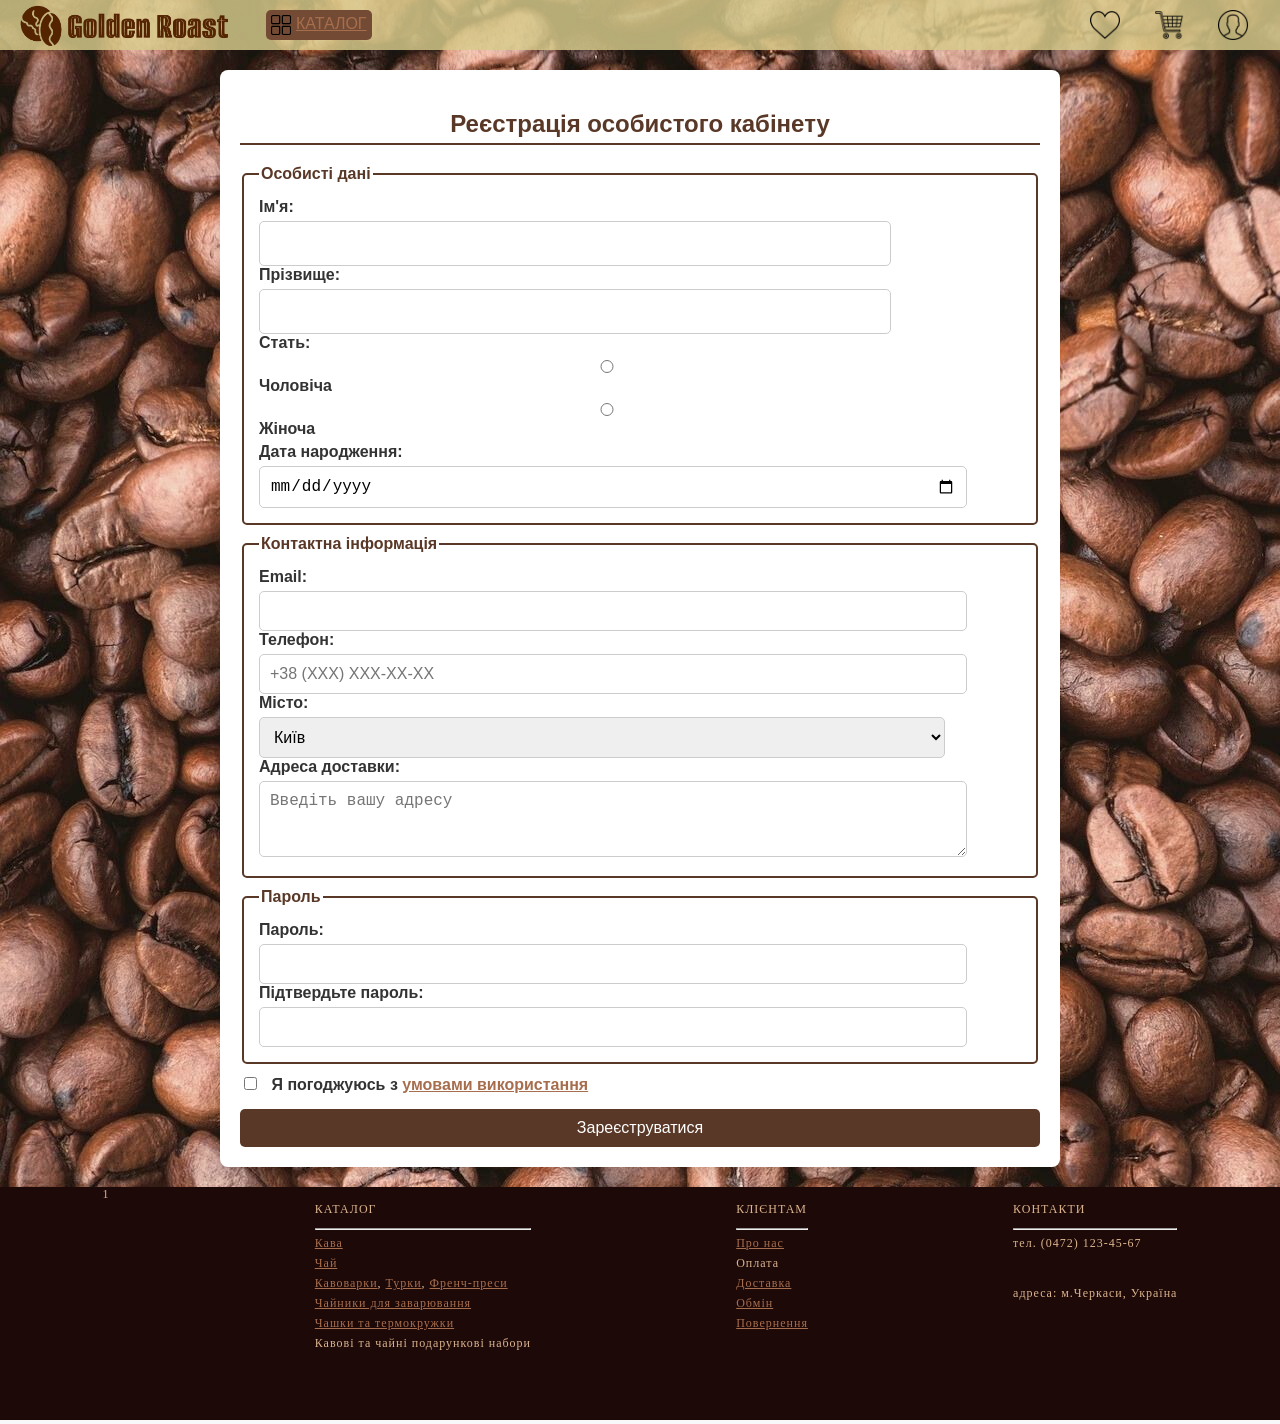
<file: registration.html>
<!DOCTYPE html>
<html lang="uk">

<head>
    <title>Інтернет магазин кави - Golden Roast | Реєстрація особистого кабінету</title>
    <meta charset="UTF-8">    
    <meta name="viewport" content="width=device-width, initial-scale=1.0">
    <link rel="stylesheet" href="main_style.css">
    <link rel="stylesheet" href="about_style.css">
</head>

<body>
    <header>
        
        <div class="header_logo">          
            <div>
              <a href="index.html">
                <img src="pic/logo1.png" alt="logo" height="50" width="50">
              </a>
            </div>
            <div class="name">
              <a href="index.html">
                <img src="pic/logo.png" alt="logo" height="50" width="170">
              </a>
            </div>          
        </div>

        <div class="header_catalog">
            <div>
              <a href="catalog.html">
              <img src="pic/category.png" alt="logo" height="20" width="20">
              </a>
           </div>
            <div class="name"> <a href="catalog.html">КАТАЛОГ</a></div>            
        </div>

        <div class="header_search">
            
        </div>

        <div class="header_buttons">

            <div class="icon">
                <img src="pic/like.png" alt="бажане" height="30" width="30">
            </div>
            <div class="icon">
                <img src="pic/shopping-cart.png" alt="кошик" height="30" width="30">
            </div>
            <div class="icon">
                <img src="pic/user.png" alt="кабінет" height="30" width="30">
            </div>

        </div>    
    </header>

    <div class="container">
        <h2>Реєстрація особистого кабінету</h2>
        <form action="register.php" method="post">
            
            <fieldset>
                <legend>Особисті дані</legend>
                
                <label for="first-name">Ім'я:</label>
                <input type="text" id="first-name" name="first_name" required>

                <label for="last-name">Прізвище:</label>
                <input type="text" id="last-name" name="last_name" required>

                <label>Стать:</label>
                <input type="radio" id="male" name="gender" value="male">
                <label for="male">Чоловіча</label>
                
                <input type="radio" id="female" name="gender" value="female">
                <label for="female">Жіноча</label>

                <label for="birthdate">Дата народження:</label>
                <input type="date" id="birthdate" name="birthdate" required>
            </fieldset>

            
            <fieldset>
                <legend>Контактна інформація</legend>

                <label for="email">Email:</label>
                <input type="email" id="email" name="email" required>

                <label for="phone">Телефон:</label>
                <input type="tel" id="phone" name="phone" placeholder="+38 (XXX) XXX-XX-XX" required>

                <label for="city">Місто:</label>
                <select id="city" name="city">
                    <option value="kyiv">Київ</option>
                    <option value="lviv">Львів</option>
                    <option value="odessa">Одеса</option>
                    <option value="kharkiv">Харків</option>
                    <option value="cherkasy">Черкаси</option>
                    <option value="other">Інше</option>
                </select>

                <label for="address">Адреса доставки:</label>
                <textarea id="address" name="address" rows="3" placeholder="Введіть вашу адресу"></textarea>
            </fieldset>
            
            <fieldset>
                <legend>Пароль</legend>

                <label for="password">Пароль:</label>
                <input type="password" id="password" name="password" required>

                <label for="confirm-password">Підтвердьте пароль:</label>
                <input type="password" id="confirm-password" name="confirm_password" required>
            </fieldset>
            
            <label>
                <input type="checkbox" name="terms" required>
                Я погоджуюсь з <a href="#">умовами використання</a>
            </label>

            <button type="submit">Зареєструватися</button>

        </form>
    </div>

    

    <footer class="footer">
      <div class="footer_logo">1</div>
      <div class="footer_catalog">
        <br>
            <li>КАТАЛОГ</li>
            <hr>
            <li><a href="coffee.html">Кава</a></li>
            <li><a href="tea.html">Чай</a></li>
            <li><a href="accesories.html#A1">Кавоварки</a>, <a href="accesories.html#A2">Турки</a>, <a href="accesories.html#A3">Френч-преси</a></li>
            <li><a href="accesories.html#A4">Чайники для заварювання</a></li>
            <li><a href="accesories.html#A5">Чашки та термокружки</a></li>
            <li>Кавові та чайні подарункові набори</li>
      </div>
      <div class="footer_info">
        <br>
            <li>КЛІЄНТАМ</li>
            <hr>
            <li><a href="about.html">Про нас</a></li>
            <li>Оплата</li>
            <li><a href="about.html#delivery">Доставка</a></li>
            <li><a href="about.html#return">Обмін</a></li>
            <li><a href="about.html#return">Повернення</a></li>  
      </div>
      <div class="footer_kont">
        <br>
            <li>КОНТАКТИ</li>
            <hr>
            <li>тел. (0472) 123-45-67</li>
            <br><br>
            <li>адреса: м.Черкаси, Україна</li>
      </div>             

    </footer>

</body>
</html>
</file>
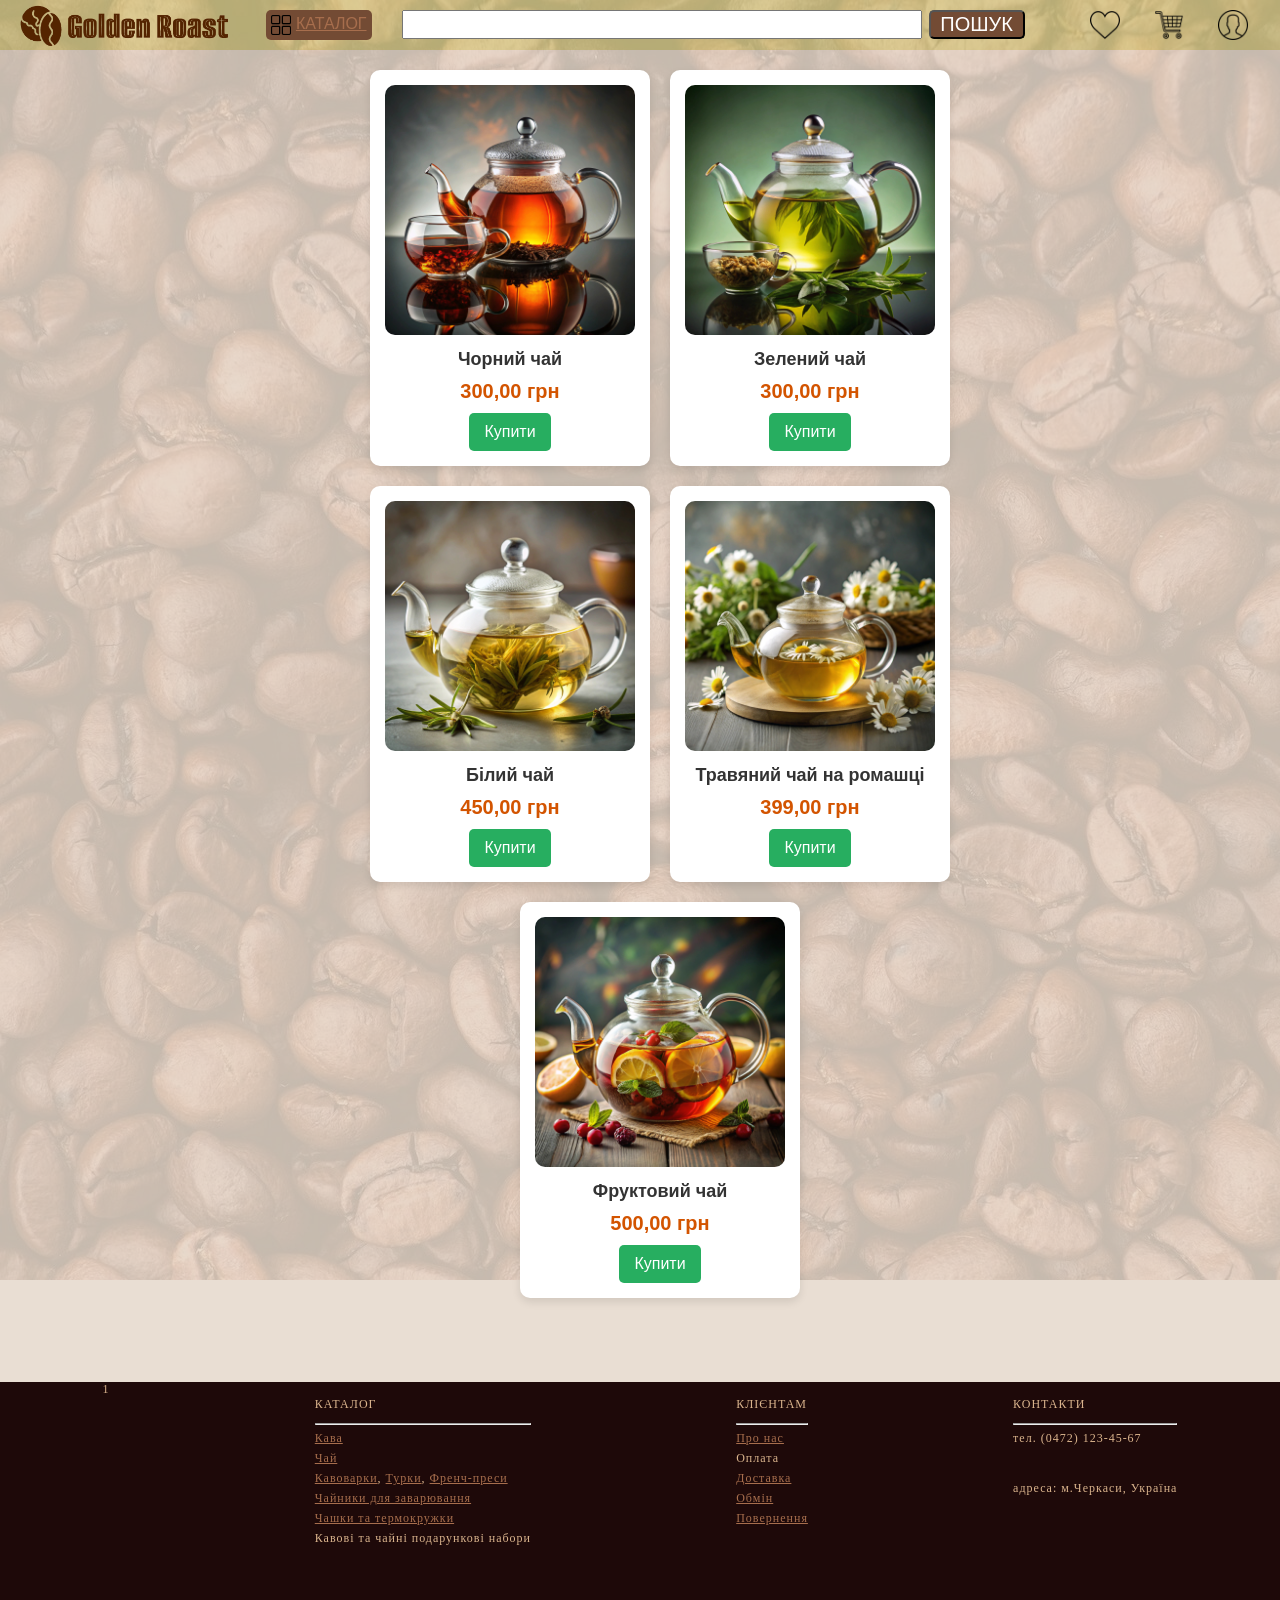
<file: tea.html>
<!DOCTYPE html>
<html lang="uk">

<head>
    <title>Інтернет магазин кави - Golden Roast: каталог - кава</title>
    <meta charset="UTF-8">    
    <meta name="viewport" content="width=device-width, initial-scale=1.0">
    <link rel="stylesheet" href="main_style.css">
    <link rel="stylesheet" href="catalog_category_style.css">    
</head>

<body>
    <header>
        
        <div class="header_logo">          
            <div>
              <a href="index.html">
                <img src="pic/logo1.png" alt="logo" height="50" width="50">
              </a>
            </div>
            <div class="name">
              <a href="index.html">
                <img src="pic/logo.png" alt="logo" height="50" width="170">
              </a>
            </div>
          
        </div>

        <div class="header_catalog">
            <div>
              <a href="catalog.html">
              <img src="pic/category.png" alt="logo" height="20" width="20">
              </a>
           </div>
            <div class="name"> <a href="catalog.html">КАТАЛОГ</a></div>            
        </div>

        <div class="header_search">
            <form>
                <input type="text"/>
                <input type="submit" value="ПОШУК"/>
            </form>
        </div>

        <div class="header_buttons">

            <div class="icon">
                <img src="pic/like.png" alt="бажане" height="30" width="30">
            </div>
            <div class="icon">
                <img src="pic/shopping-cart.png" alt="кошик" height="30" width="30">
            </div>
            <div class="icon">
                <a href="registration.html">
                  <img src="pic/user.png" alt="кабінет" height="30" width="30">
                </a>
            </div>

        </div>    
    </header>

    <main>
        <div class="product-container">
            <div class="product-card">
                <img src="pic/catalog_blacktea.jpg" alt="Чорний чай">
                <h3>Чорний чай</h3>
                <p class="price">300,00 грн</p>
                <button>Купити</button>
            </div>
        
            <div class="product-card">
                <img src="pic/catalog_greentea.jpg" alt="Зелений чай">
                <h3>Зелений чай</h3>
                <p class="price">300,00 грн</p>
                <button>Купити</button>
            </div>
        
            <div class="product-card">
                <img src="pic/catalog_whitetea.jpg" alt="Білий чай">
                <h3>Білий чай</h3>
                <p class="price">450,00 грн</p>
                <button>Купити</button>
            </div>

            <div class="product-card">
                <img src="pic/catalog_romtea.jpg" alt="Травяний чай">
                <h3>Травяний чай на ромашці</h3>
                <p class="price">399,00 грн</p>
                <button>Купити</button>
            </div>

            <div class="product-card">
                <img src="pic/catalog_fruittea.jpg" alt="Фруктовий чай">
                <h3>Фруктовий чай</h3>
                <p class="price">500,00 грн</p>
                <button>Купити</button>
            </div>

            

        </div>

    </main>

    <footer class="footer">
      <div class="footer_logo">1</div>
      <div class="footer_catalog">
        <br>
            <li>КАТАЛОГ</li>
            <hr>
            <li><a href="coffee.html">Кава</a></li>
            <li><a href="tea.html">Чай</a></li>
            <li><a href="accesories.html#A1">Кавоварки</a>, <a href="accesories.html#A2">Турки</a>, <a href="accesories.html#A3">Френч-преси</a></li>
            <li><a href="accesories.html#A4">Чайники для заварювання</a></li>
            <li><a href="accesories.html#A5">Чашки та термокружки</a></li>
            <li>Кавові та чайні подарункові набори</li>
      </div>
      <div class="footer_info">
        <br>
            <li>КЛІЄНТАМ</li>
            <hr>
            <li><a href="about.html">Про нас</a></li>
            <li>Оплата</li>
            <li><a href="about.html#delivery">Доставка</a></li>
            <li><a href="about.html#return">Обмін</a></li>
            <li><a href="about.html#return">Повернення</a></li>  
      </div>
      <div class="footer_kont">
        <br>
            <li>КОНТАКТИ</li>
            <hr>
            <li>тел. (0472) 123-45-67</li>
            <br><br>
            <li>адреса: м.Черкаси, Україна</li>
      </div>
             

    </footer>



</body>
</html>
</file>
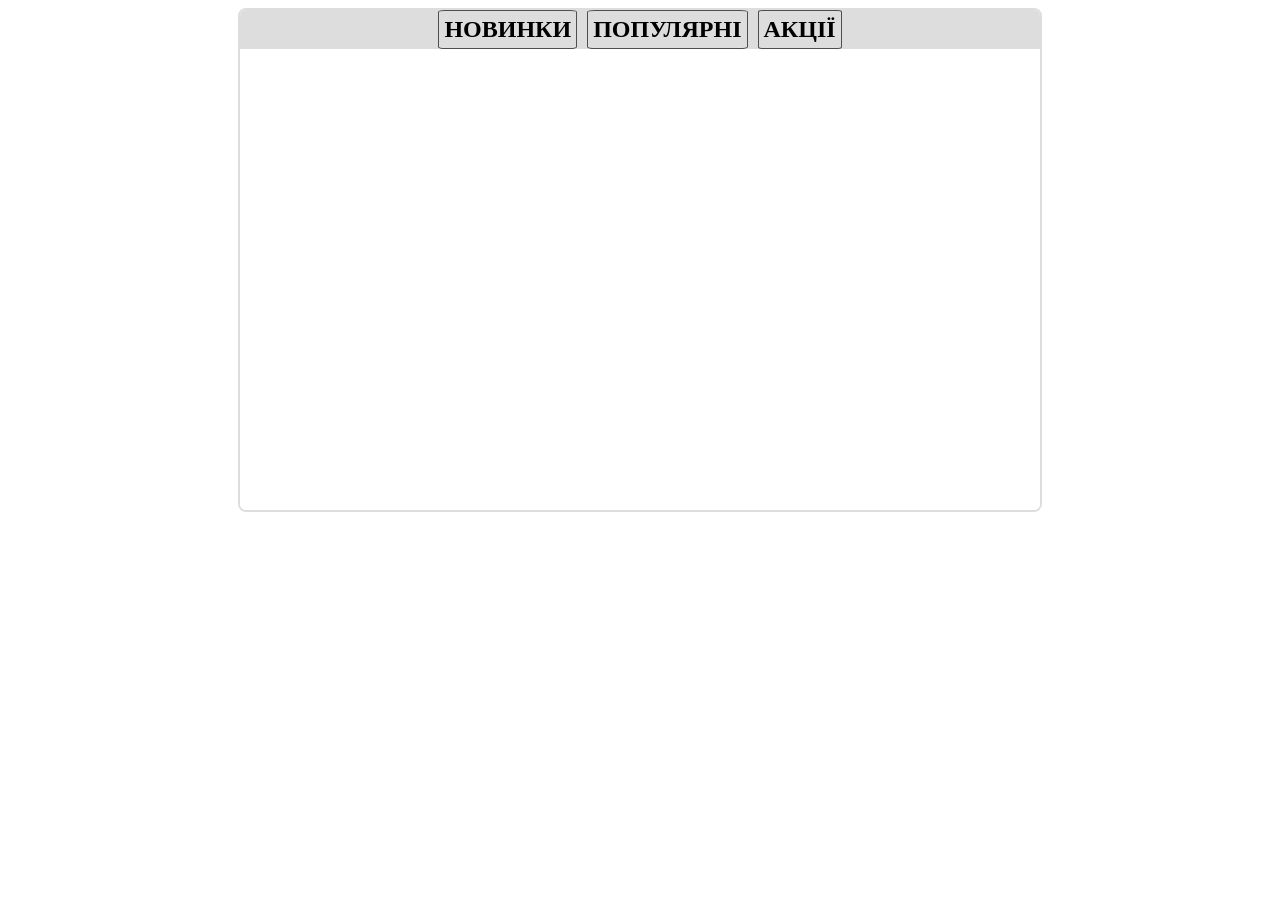
<file: слайди.html>
<!DOCTYPE html>
<html>
<head>
    <title>MENU</title>
    <style>
/* Загальний стиль для слайдера */
.slider {
  position: relative;
  width: 100%;
  max-width: 800px;
  height: 500px;
  overflow: hidden;
  border: 2px solid #ddd;
  border-radius: 8px;
  margin: auto;
}

/* Контейнер зі слайдами */
.slides {
  display: flex;
  width: 100%;
  height: 100%;
  transition: transform  ease;
}

/* Кожен слайд */
.slide {
  width: 100%;
  height: 100%;
  flex-shrink: 0;
  display: flex;
  justify-content: center;
  align-items: center;
  font-size: 24px;
  font-weight: bold;
  color: #fff;
  background: #555;
}

/* Кольори для слайдів */
#slide-1 { background: #ffffff; }
#slide-2 { background: #8e8e8e; }
#slide-3 { background: #1b1b1b; }

/* Навігація */
.navigation {
  position: absolute;
  width: 100%;
  top: 0px;
  display: flex;
  justify-content: center;
  gap: 10px;
  background-color: #ddd;
}

.navigation label {
  padding: 5px;
  border: 1px solid #4e4e4e;
  border-radius: 5%;
  background: #ddd;
  cursor: pointer;
  text-align: center;
  font-size: 24px;
  font-weight: bold;
  
}


/* Активний слайд */
input#slide1:checked ~ .slides {
  transform: translateX(0%);
}

input#slide2:checked ~ .slides {
  transform: translateX(-100%);
}

input#slide3:checked ~ .slides {
  transform: translateX(-200%);
}


    </style>

</head>
<body>

<div class="slider">
  <input type="radio" value="slide" name="slide" id="slide1" checked>
  <input type="radio" name="slide" id="slide2">
  <input type="radio" name="slide" id="slide3">

  <div class="slides">
    <div class="slide" id="slide-1">Slide 1 Content</div>
    <div class="slide" id="slide-2">Slide 2 Content</div>
    <div class="slide" id="slide-3">Slide 3 Content</div>
  </div>

  <div class="navigation">
    <label for="slide1">НОВИНКИ</label>
    <label for="slide2">ПОПУЛЯРНІ</label>
    <label for="slide3">АКЦІЇ</label>
  </div>
</div>

</body>
</html>
</file>
<file: main_style.css>
body{  
  margin: 0;  
  background-image: linear-gradient(to right, #E6D8CB, #DAB48D, #A98262);
  font-family:  "Arial Black", Gadget, sans-serif;
  min-width: 500px;
  background-image: url("pic/background.jpg");
  background-repeat: no-repeat;
  background-attachment: fixed;  
}

h1 {  
  font-size: 32px;
  color: #734B34;
  text-align: center;
  text-shadow: 2px 2px black;
  word-spacing: 2px;
}

a {
  color: #a76e4d;
}

a:visited {
  color: #a76e4d;
}

a:hover {
  color: #000000;
}

header{
  display: flex;
  justify-content: space-around;
  margin: 0;
  padding-top: 0;  
  width: 100%;
  background-color: #d8cb8cd3;
  height: 50px;
  word-spacing: 2px;  
}

.header_logo   {
  display: flex;
  justify-content:start;
  height: 50px;   
}

.header_catalog{
  display: flex;
  justify-content:start;
  align-content: space-around;
  gap: 5px;
  margin-top: 10px;
  padding: 5px;
  height: 20px;
  color: #8e8e8e;
  background-color: #734B34;
  border-radius: 5px;
}

.header_search{
  margin-top: 10px;
  height: 40px;
  width: 50%;
  color: #8e8e8e;
}


input[type=text] {
  width: 80%;
  font-size: 20px;
}

input[type=submit] {
  width: 15%;
  font-size: 20px;
  color: #ffffff;
  background-color: #734B34;
  border-radius: 5px;
}

.header_buttons{
  width: 15%;
  display: flex;
  justify-content: space-around;
  margin-top: 10px;
  height: 30px;
}

.icon:hover {
  border-radius: 40%;
  background-color: #ffffff;
  box-shadow: 0px 0px 5px 5px #ffffff;
  
}

main {
  background-color: #e6d8cbd8;
  padding-bottom: 5%;  
}

.side_bar {
  margin: 0;
  padding: 0;
  width: 250px;
  height: 450px;  
  position: absolute;  
  overflow: auto;
  min-width: 100px;  
}

.sidenav li {
  margin-left: -30px;
  margin-bottom: 10px;
  list-style-type: none;
  width: 220px;
  font-size: 13px;
  color: #a76e4d;
  text-align: left;
  transition: 0.5s ease;
}

.sidenav li:hover {
  padding-left: 20px;
  color: #734B34;
  text-shadow: 1px 2px 2px rgb(255, 255, 255);   
}

.main {
  margin-left: 5%;    
}

/* СЛАЙДЕР АНІМАЦІЯ============================= */
.slider_adv {
  position: relative;
  width: 100%;
  max-width: 600px;
  height: 400px;
  overflow: hidden;
  border: 2px solid #ddd;
  border-radius: 8px;
  margin: auto;
  aspect-ratio: 3/2;
}

.slides_adv {
  display: flex;
  width: 300%; 
  animation: slideAnimation 18s infinite; 
}

.slide_adv {
  width: 100%;
  height: 400px;
  aspect-ratio: 3/2;
  display: flex;
  align-items: center;
  justify-content: center;
}


/* МЕНЮ =========================================== */
.slider {
  position: relative;
  width: 100%;
  max-width: 600px;
  height: 400px;
  overflow: hidden;
  border-radius: 8px;
  margin: auto;
}

.slides {
  display: flex;
  width: 100%;
  height: 100%;
  transition: transform  ease;
}

.slide {
  width: 100%;
  height: 100%;
  flex-shrink: 0;
  display: flex;
  justify-content: space-evenly;
  align-items: center;
  font-size: 12px;
  font-weight: bold;
  color: rgb(30, 9, 9);
  background: #ffffff1f;
}

.navigation {
  position: absolute;
  width: 100%;
  top: 0px;
  display: flex;
  justify-content: center;
  gap: 10px;
  background-color: rgb(30, 9, 9);
}

.navigation label {
  padding: 5px;
  border: 1px solid #4e4e4e;
  border-radius: 5%;
  background: #e6d8cbd8;
  cursor: pointer;
  text-align: center;
  font-size: 24px;
  font-weight: bold;  
}

input#slide1:checked ~ .slides {
  transform: translateX(0%);
}
input#slide2:checked ~ .slides {
  transform: translateX(-100%);
}
input#slide3:checked ~ .slides {
  transform: translateX(-200%);
}

.menu_item{
  padding: 2px;
  display: flex;
  justify-content: center;
  border-radius: 5px;  
  width: 180px;
  height: 270px;
  border: 1px solid #4e4e4e;
  background: #ffffff8e;
  text-align: center;
}

.menu_item:hover{
  background: #fffffff2;
}

.menu_item img{
  height: 150px;
  width: 150px;
  border-radius: 5px;
}

.footer {
  width: 100%;
  display: flex;
  justify-content: space-around;
  padding-bottom: 5%;  
  background-color: rgb(30, 9, 9);    
  font-family: 'Times New Roman', Times, serif;
  letter-spacing: 1px;
  list-style-type: none;
  text-align: left;
  font-size: 12px;
  color: #DAB48D;
}

.footer li {
  padding-bottom: 5px;
}

@keyframes slideAnimation {
  0%, 20% { transform: translateX(0%); }
  30%, 50% { transform: translateX(-33.33%); }
  60%, 80% { transform: translateX(-66.66%); }

}

@media screen and (max-width: 900px) {

  header{
    display: flex;
    justify-content: space-around;
  }


  div.main {margin-left: 0;}

  .name {
    display: none;
  }

  .header_search{
    margin: 10px;
    height: 40px;
    width: 50%;
    color: #8e8e8e;
    }

  input[type=text] {
    width: 65%;
    font-size: 20px;    
  }

  input[type=submit] {
    width: 25%;
    height: 25px;
    font-size: 10px;
  }

  .side_bar {
    width: 100%;
    height: auto;    
    position: relative;
  }

  .sidenav li {
    margin: auto;
    width: 100%;
    text-align: center;
    font-size: 20px;
    float: none;    
  }

  .sidenav li:hover {
    font-size: 20px;
    padding-left: 0px;
    letter-spacing: 3px;  
  }

  h1 {  
  font-size: 20px;
  left: 50%;
  }
  
  .slider_adv {
    position: relative;
    width: 450px;
    height: 300px;
    overflow: hidden;
    border: 2px solid #ddd;
    border-radius: 8px;
    margin: auto;    
  }
    
  .slides_adv {
    display: flex;
    width: 300%; 
    animation: slideAnimation 18s infinite; 
  }
    
  .slide_adv {
    width: 100%;
    height: 300px;
    aspect-ratio: 3/2;
    display: flex;
    align-items: center;
    justify-content: center;    
  }

  .slide_adv img {
    width: 450px;
    height: 300px;
  }

  .footer{
    width: 100%;
  }
}
</file>
<file: about_style.css>
/* Загальні стилі */
body {
    font-family: Arial, sans-serif;
    margin: 0;
    padding: 0;
    background-color: #f8f8f8;
    color: #333;
    background-image: url("pic/background.jpg");
    background-repeat: no-repeat;
    background-attachment: fixed;
}

.container {
    width: 90%;
    max-width: 800px;
    margin: 20px auto;
    background: white;
    padding: 20px;
    box-shadow: 0px 4px 10px rgba(0, 0, 0, 0.1);
    border-radius: 8px;
}

/* Заголовки */
h1, h2 {
    text-align: center;
    color: #5a3827;
}

h2 {
    border-bottom: 2px solid #5a3827;
    padding-bottom: 5px;
    margin-bottom: 20px;
}

/* Секції на сторінці "Про нас" */
section {
    margin-bottom: 30px;
    padding: 15px;
    border-left: 5px solid #5a3827;
    background: #fff8f0;
    border-radius: 5px;
}

/* Оформлення списків */
ul {
    padding-left: 20px;
}

ul li {
    margin-bottom: 10px;
}

/* Контактна інформація */
.contacts p, .delivery p, .return-policy p {
    margin: 8px 0;
}

/* Карта */
.map iframe {
    width: 90%;
    border-radius: 5px;
}

/* Форма */
form {
    display: flex;
    flex-direction: column;
    gap: 10px;
}

fieldset {
    border: 2px solid #5a3827;
    padding: 15px;
    border-radius: 5px;
}

legend {
    font-weight: bold;
    color: #5a3827;
}

label {
    font-weight: bold;
    margin-bottom: 5px;
    display: block;
}

input, select, textarea {
    width: 90%;
    padding: 10px;
    border: 1px solid #ccc;
    border-radius: 5px;
    font-size: 16px;
}

textarea {
    resize: vertical;
}

/* Кнопка */
button {
    background: #5a3827;
    color: white;
    font-size: 16px;
    padding: 10px;
    border: none;
    border-radius: 5px;
    cursor: pointer;
}

button:hover {
    background: #754c36;
}

/* Чекбокс */
input[type="checkbox"] {
    width: auto;
    margin-right: 10px;
}

/* Адаптивність */
@media (max-width: 600px) {
    .container {
        width: 95%;
        padding: 15px;
    }
}
</file>
<file: catalog_category_style.css>
.product-container {
    width: 60%;
    margin-left: 20%;    
    display: flex;
    flex-wrap: wrap;
    gap: 20px;
    justify-content: center;
    padding: 20px;
}

.product-card {
    width: 250px;
    background: #fff;
    border-radius: 10px;
    box-shadow: 0px 4px 8px rgba(0, 0, 0, 0.1);
    text-align: center;
    padding: 15px;
    transition: transform 0.3s, box-shadow 0.3s;
}

.product-card:hover {
    transform: translateY(-5px);
    box-shadow: 0px 6px 12px rgba(0, 0, 0, 0.15);
}

.product-card img {
    width: 100%;
    border-radius: 10px;
}

.product-card h3 {
    font-size: 18px;
    margin: 10px 0;
    color: #333;
}

.product-card .price {
    font-size: 20px;
    font-weight: bold;
    color: #d35400;
    margin: 10px 0;
}

.product-card button {
    background: #27ae60;
    color: white;
    border: none;
    padding: 10px 15px;
    border-radius: 5px;
    font-size: 16px;
    cursor: pointer;
    transition: 0.3s;
}

.product-card button:hover {
    background: #219150;
}
</file>
<file: catalog_style.css>
body{  
  margin: 0;  
  background-image: linear-gradient(to right, #E6D8CB, #DAB48D, #A98262);
  font-family:  "Arial Black", Gadget, sans-serif;
  min-width: 500px;
  background-image: url("pic/background.jpg");
  background-repeat: no-repeat;
  background-attachment: fixed;   
}

.catalog_items {
  margin: auto;
  padding-bottom: 5%;
  width: 80%;    
}

.name_items {
  padding-top: 1%;
  color: #734B34;
  font-size: 20px;
}

.items {
  width: 80%;
  display: grid;
  grid-template-columns: auto auto auto;
  gap: 5% 1%;
    
}

.container {
  position: relative;
  width: 50%;
}

.image {
  display: block;
  width: 200px;
  height: auto;
  border-radius: 5%;
}

.overlay {
  position: absolute;
  bottom: 0;
  left: 0;
  right: 0;
  background-color: #d8cb8cb6;
  overflow: hidden;
  width: 200px;
  height: 0;
  border-radius: 5%;
  transition: .5s ease;
  
}
.text {
  text-align: center;
}
.container:hover .overlay {
  height: 100%;
  box-shadow: 0px 0px 9px 5px rgb(255, 255, 255);
}

.text {
  white-space: nowrap;
  color: #734B34;
  font-size: 20px;
  position: absolute;
  overflow: hidden;
  top: 50%;
  left: 50%;
  transform: translate(-50%, -50%);
  -ms-transform: translate(-50%, -50%);
}


@media screen and (max-width: 960px) {

  header{
    display: flex;
    justify-content: space-around;
  }

  .name {
    display: none;
  }

  .header_search{
    margin: 10px;
    height: 40px;
    width: 50%;
    color: #8e8e8e;
  }

  input[type=text] {
    width: 65%;
    font-size: 20px;    
  }

  input[type=submit] {
    width: 25%;
    height: 25px;
    font-size: 10px;
  }

  .container {
    position: relative;
    width: 100%;
  }

  main{
    justify-content: center;
  }

  .items{
    grid-template-columns: auto auto;
  }

  h1 {  
  font-size: 20px;
  left: 50%;
  }
    

  .footer{
    width: 100%;
  }
}

@media screen and (max-width: 768px){
  .catalog_items{
    margin-left: 20%;
  }
  .items{
    display: inline-flex;
    flex-direction: column;
    justify-content: center;
    row-gap: 10px;
  }

  
}
</file>
